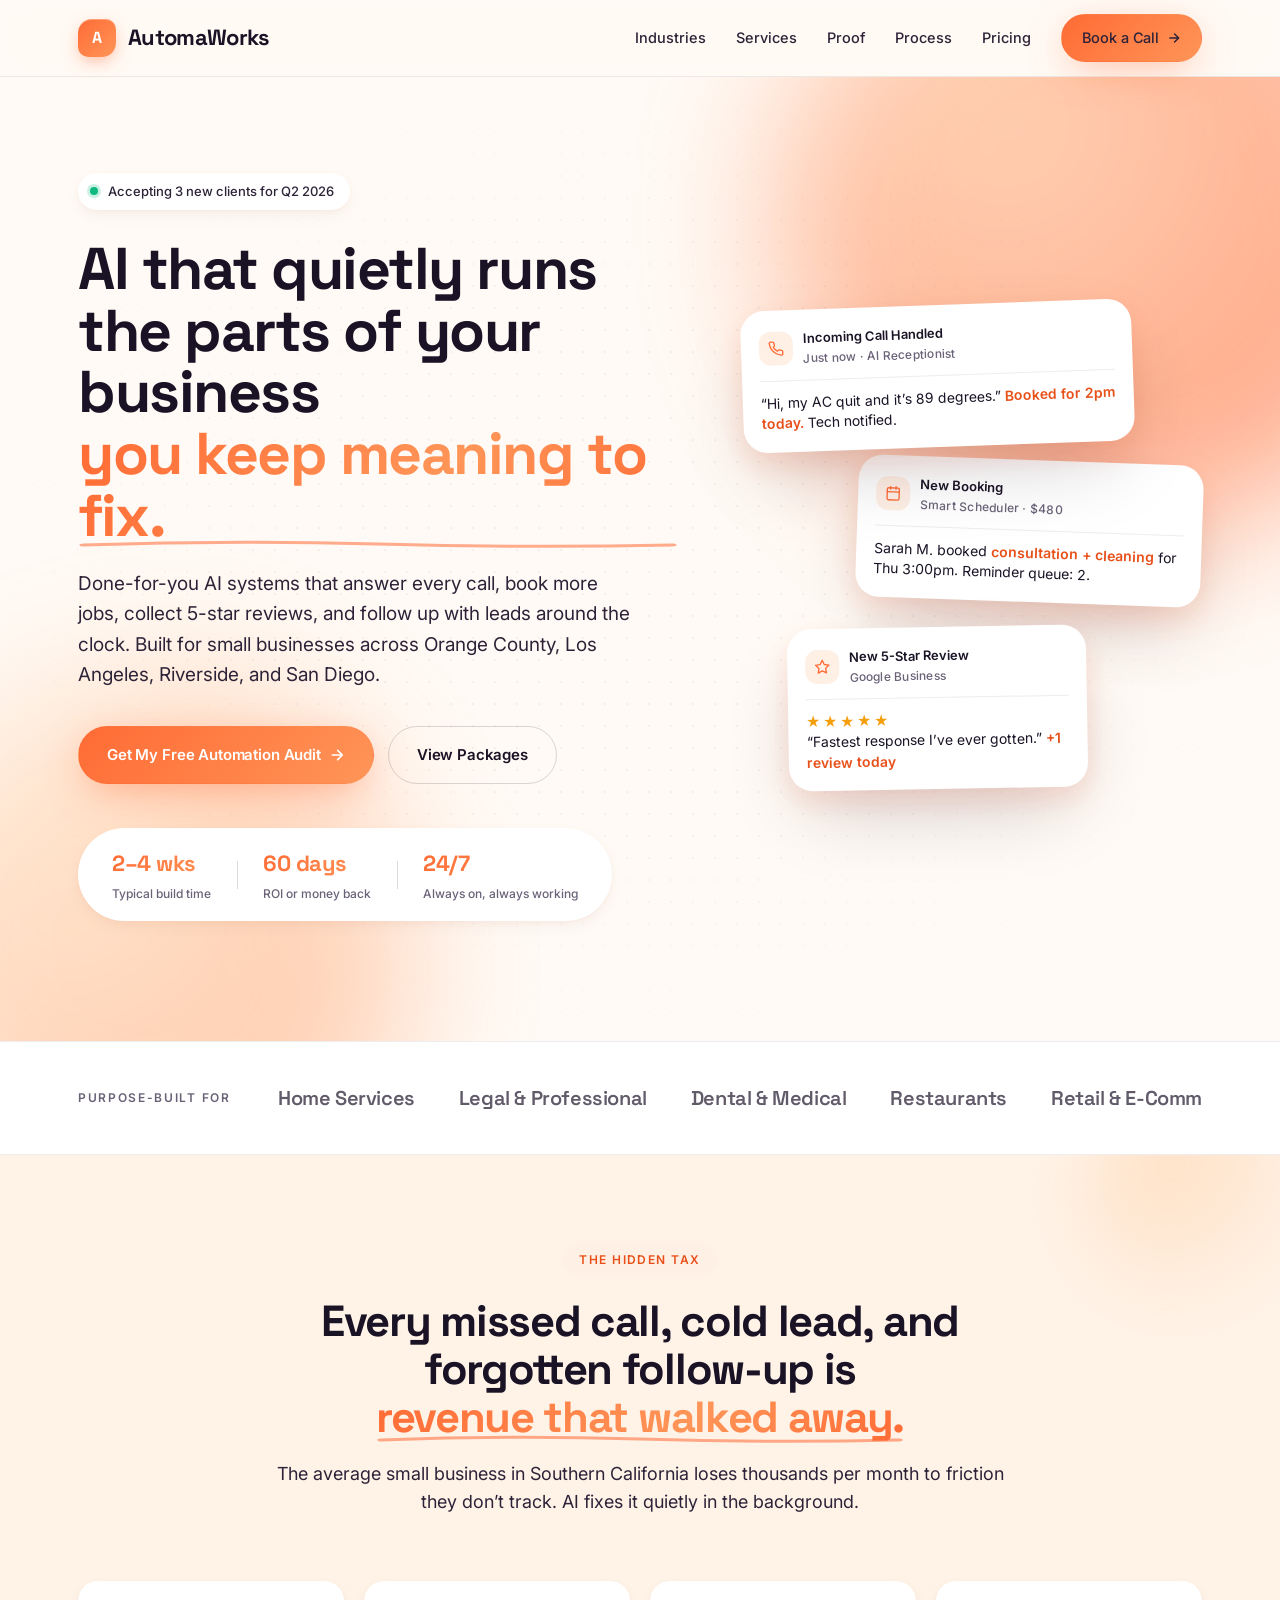
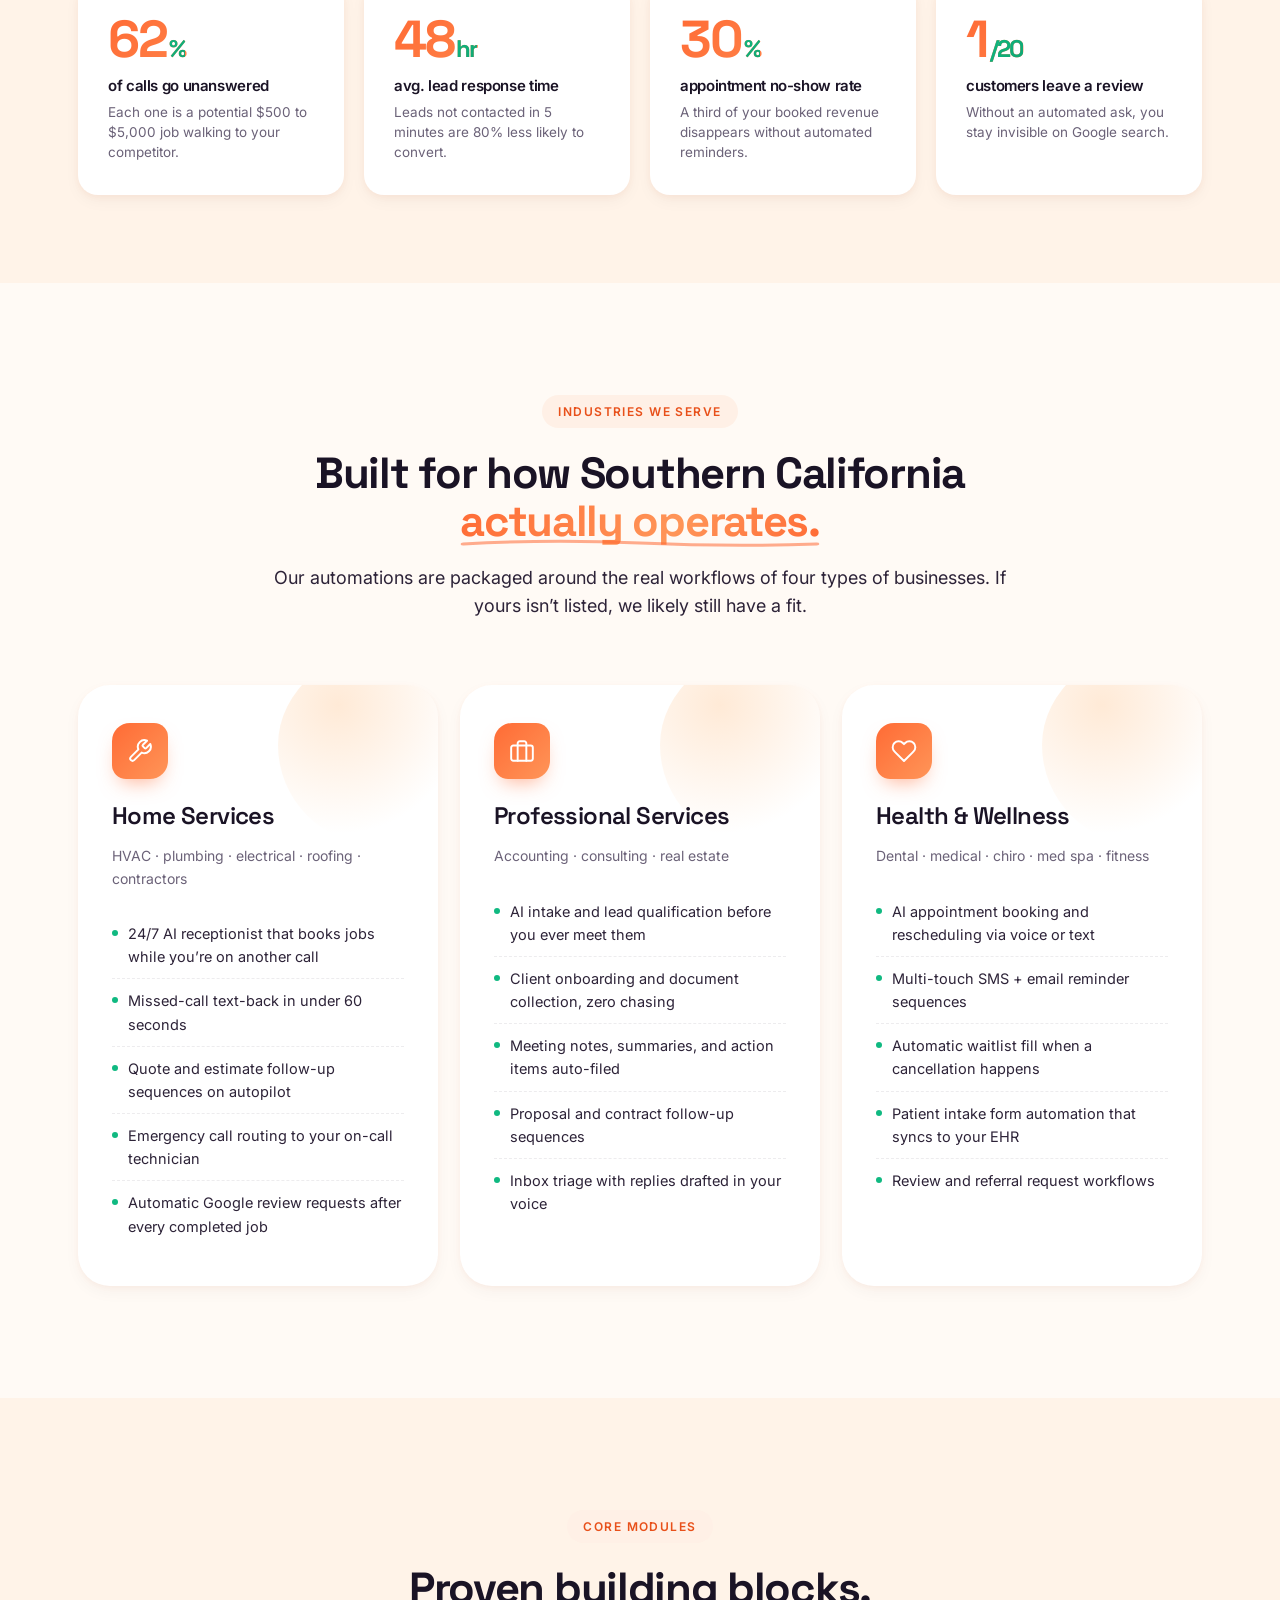
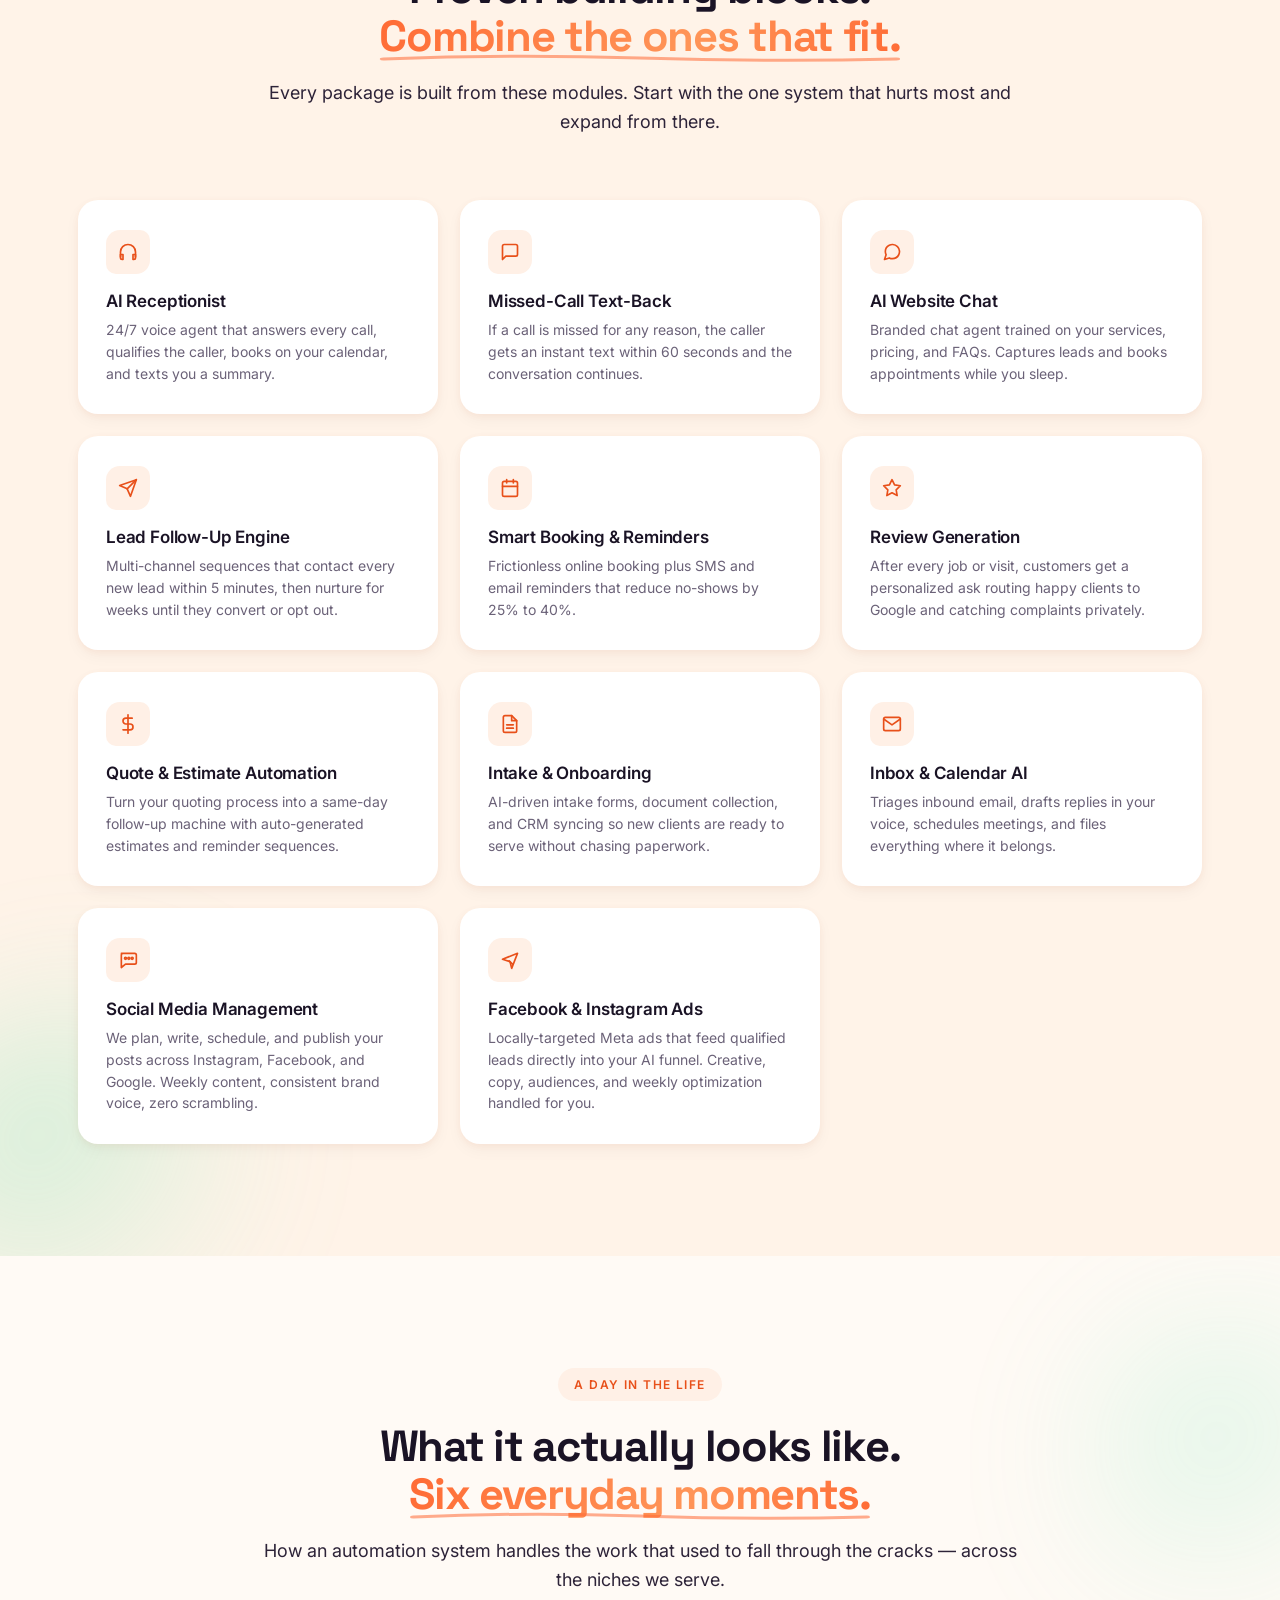
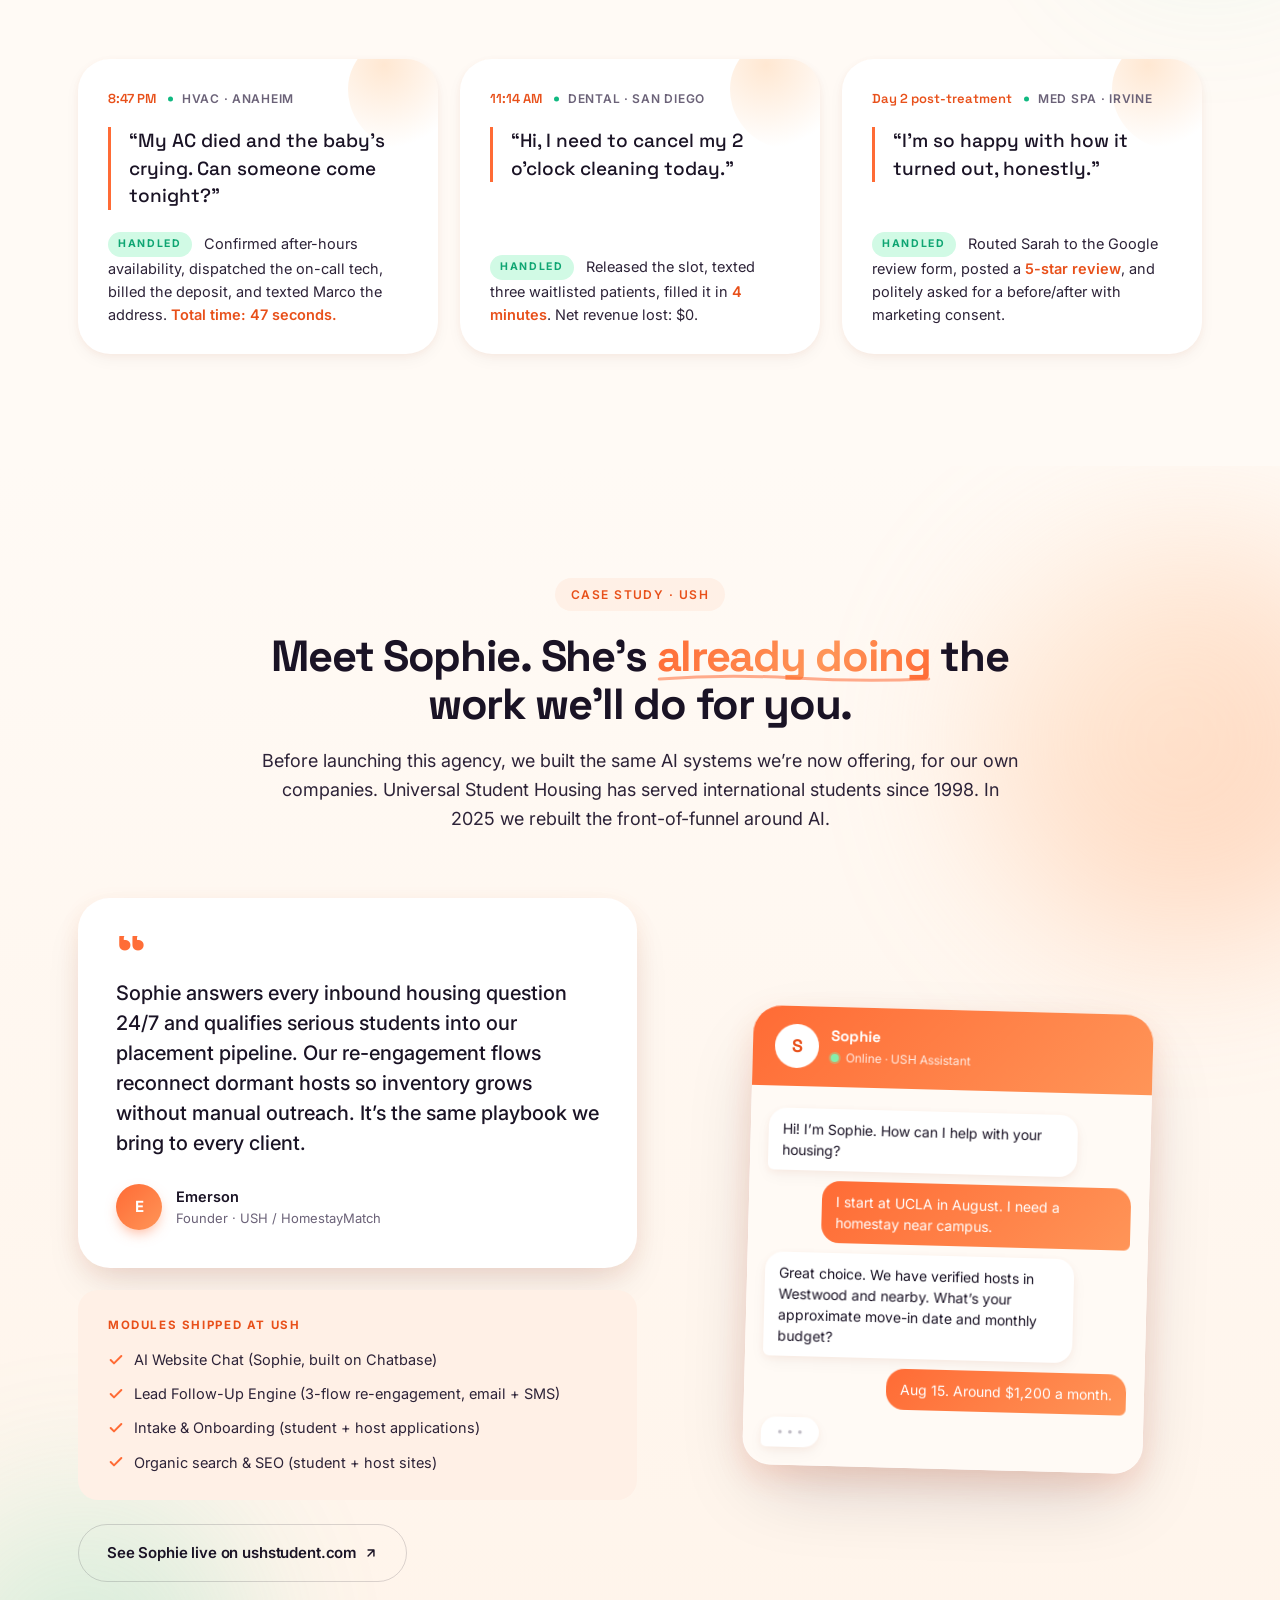
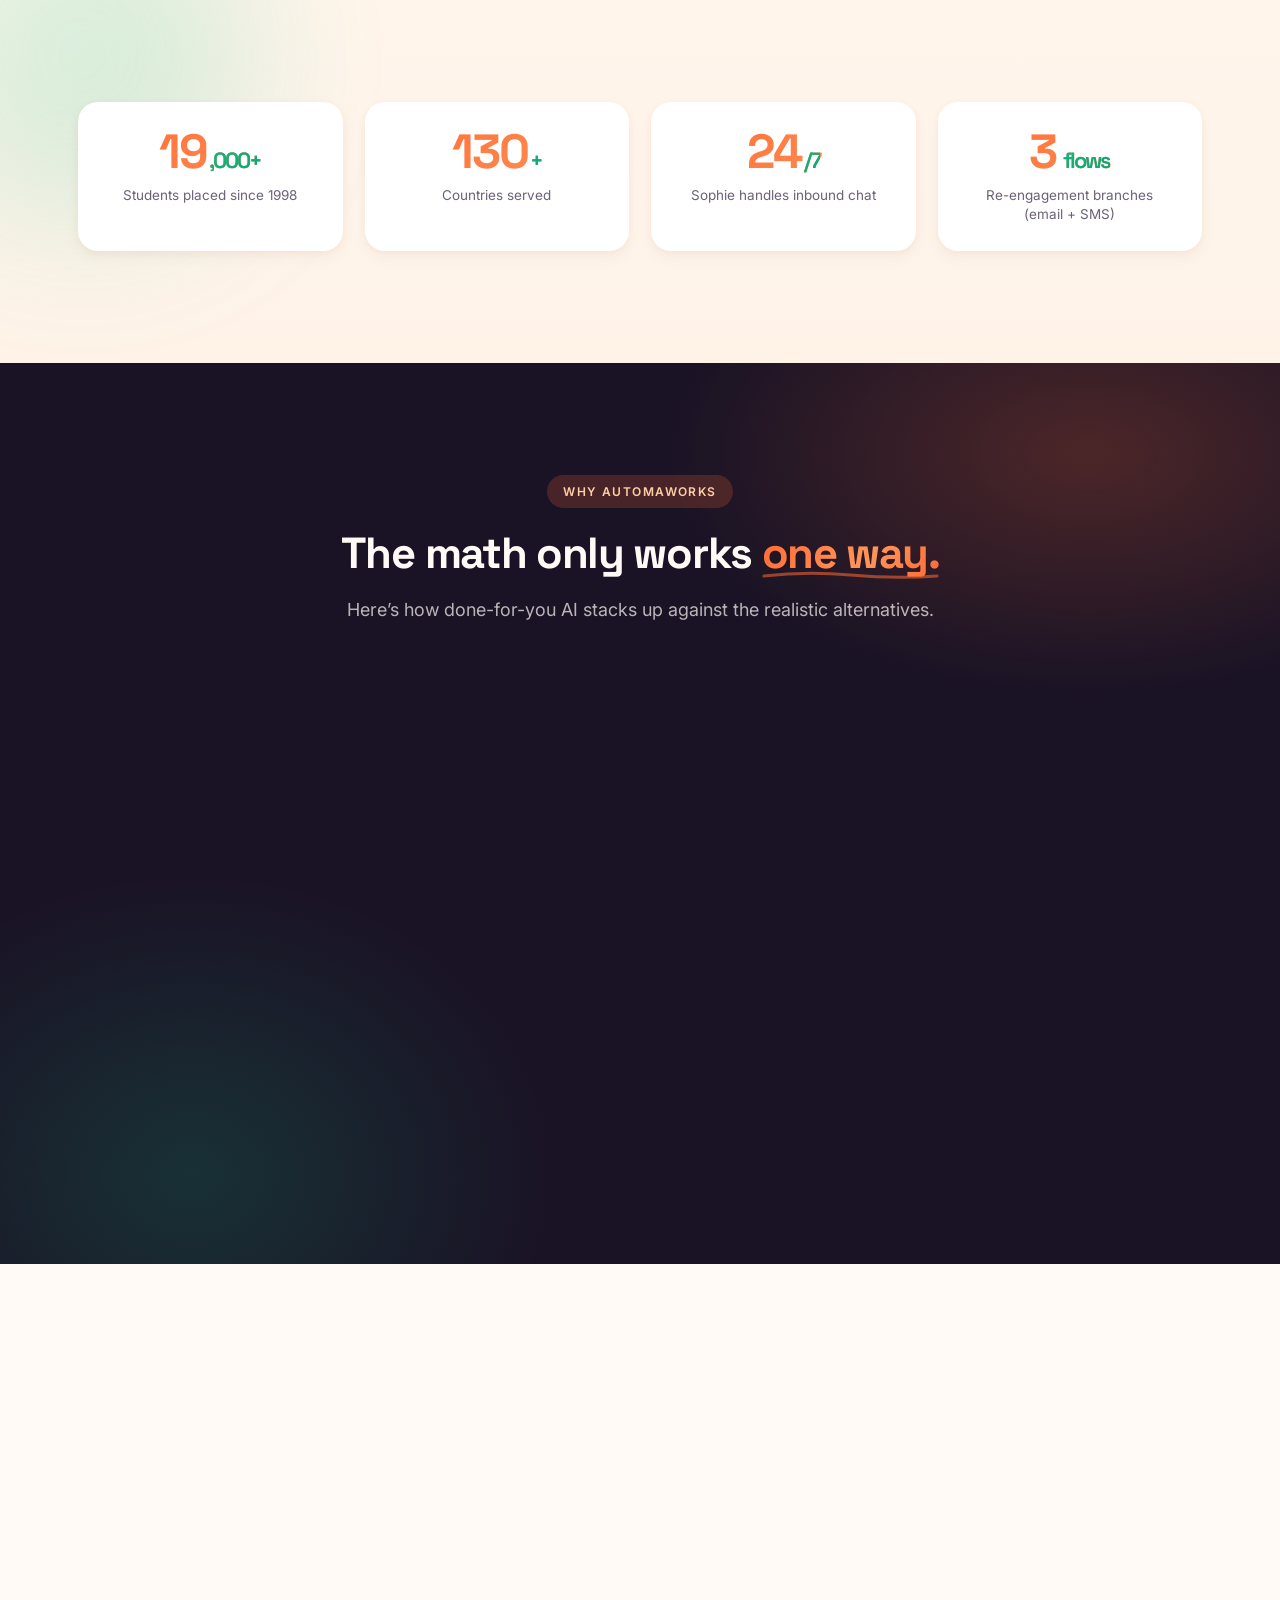
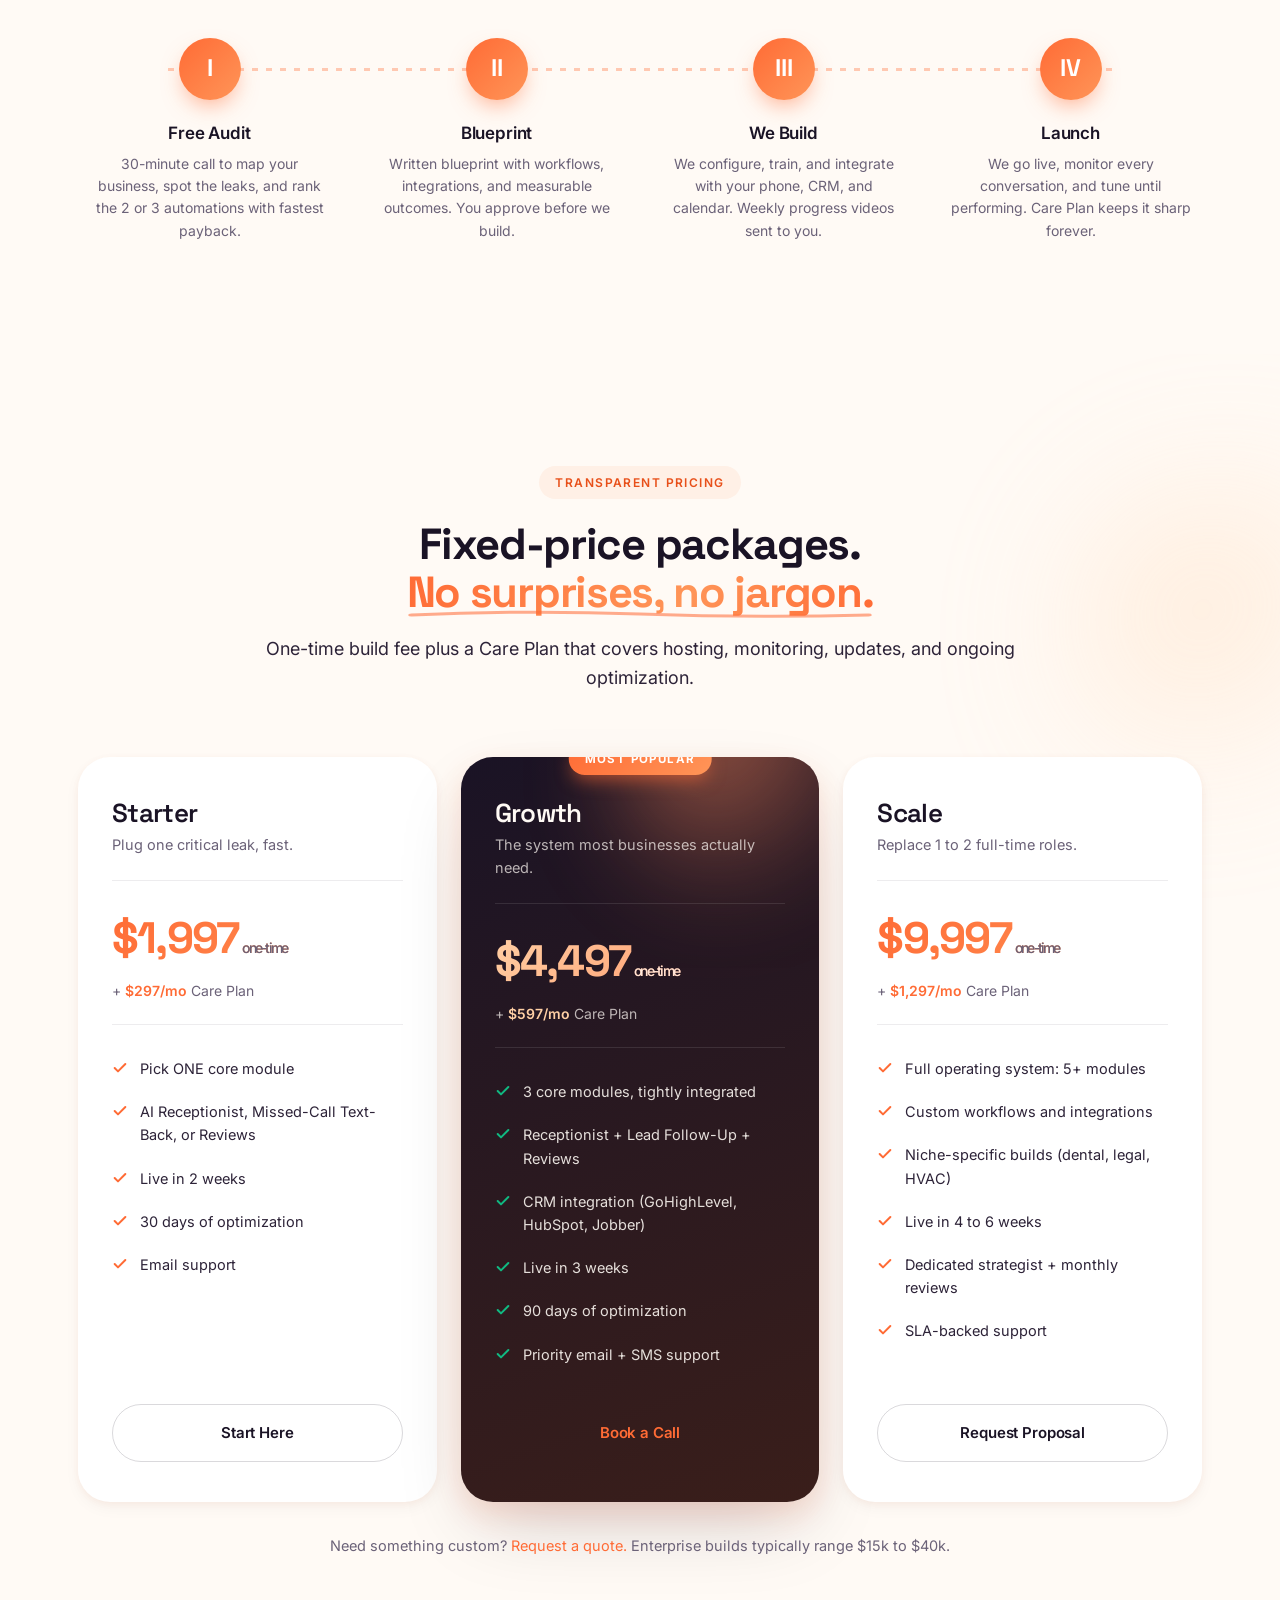
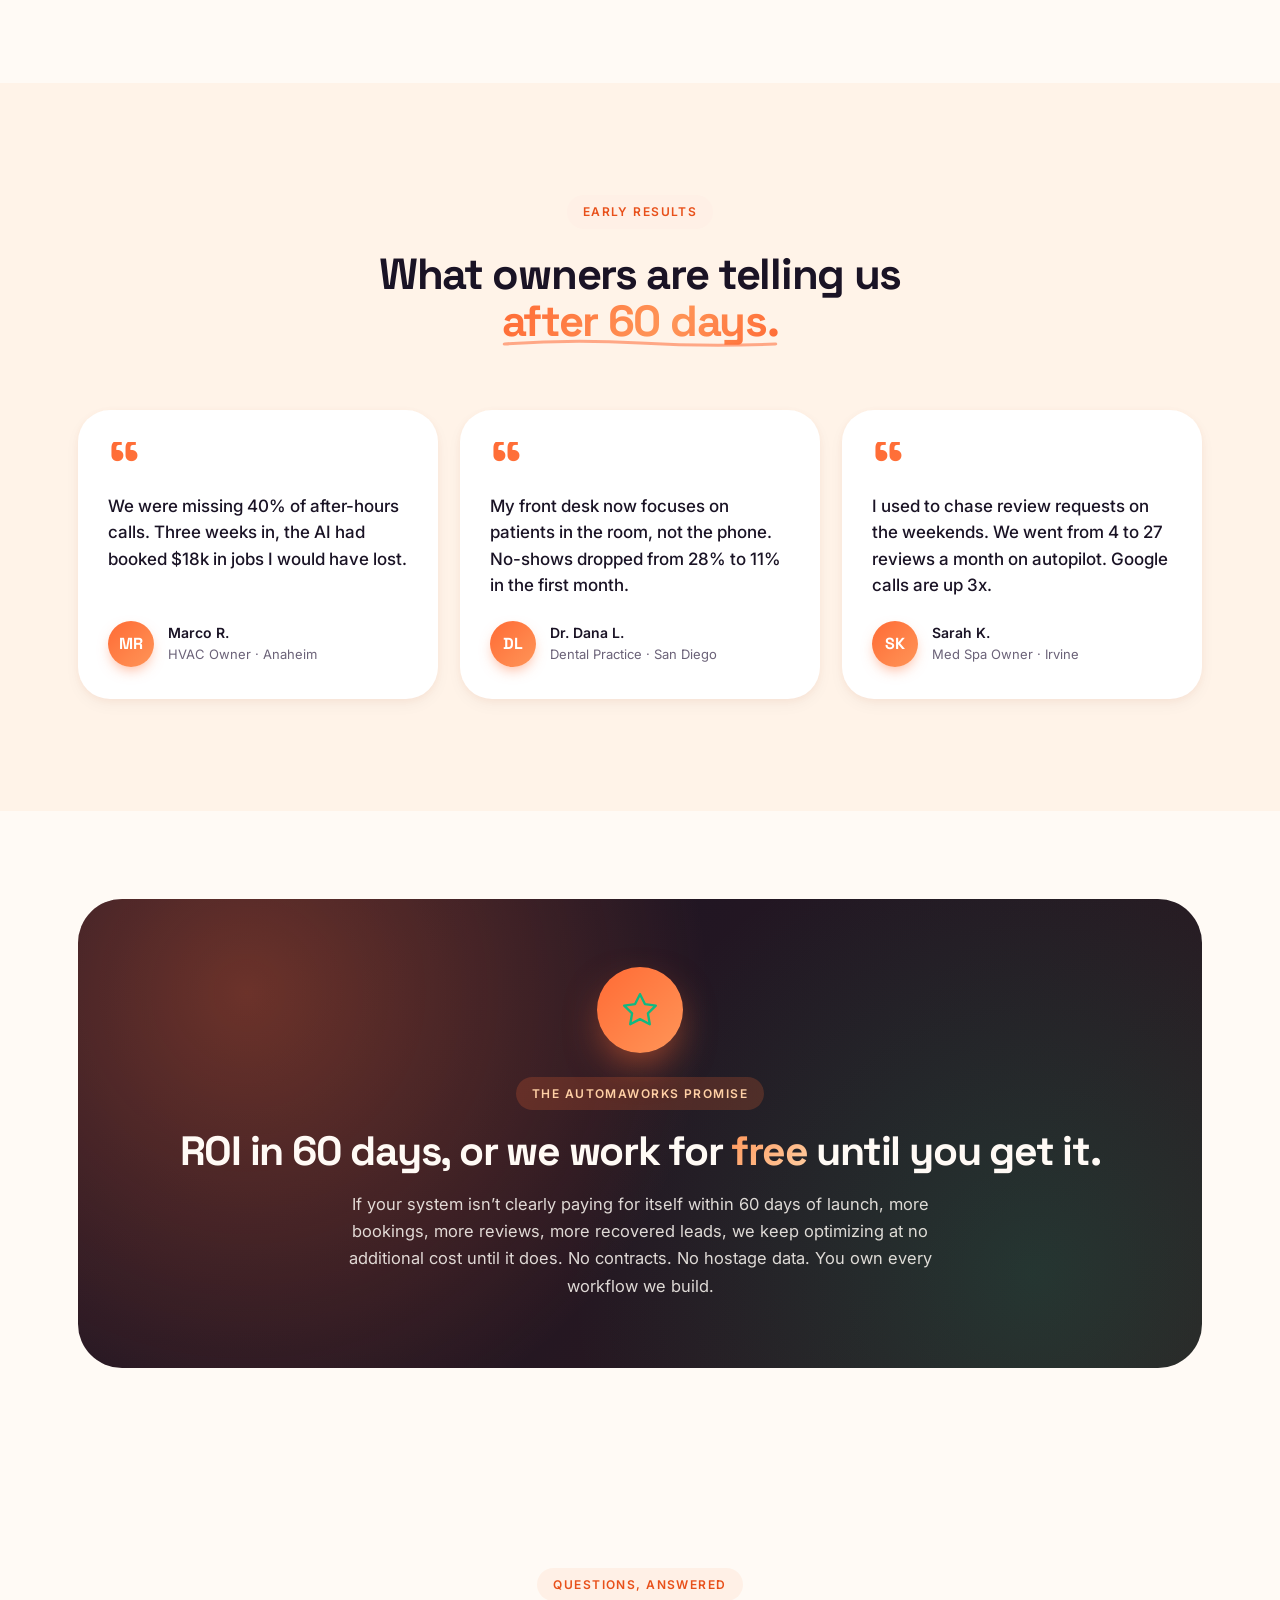
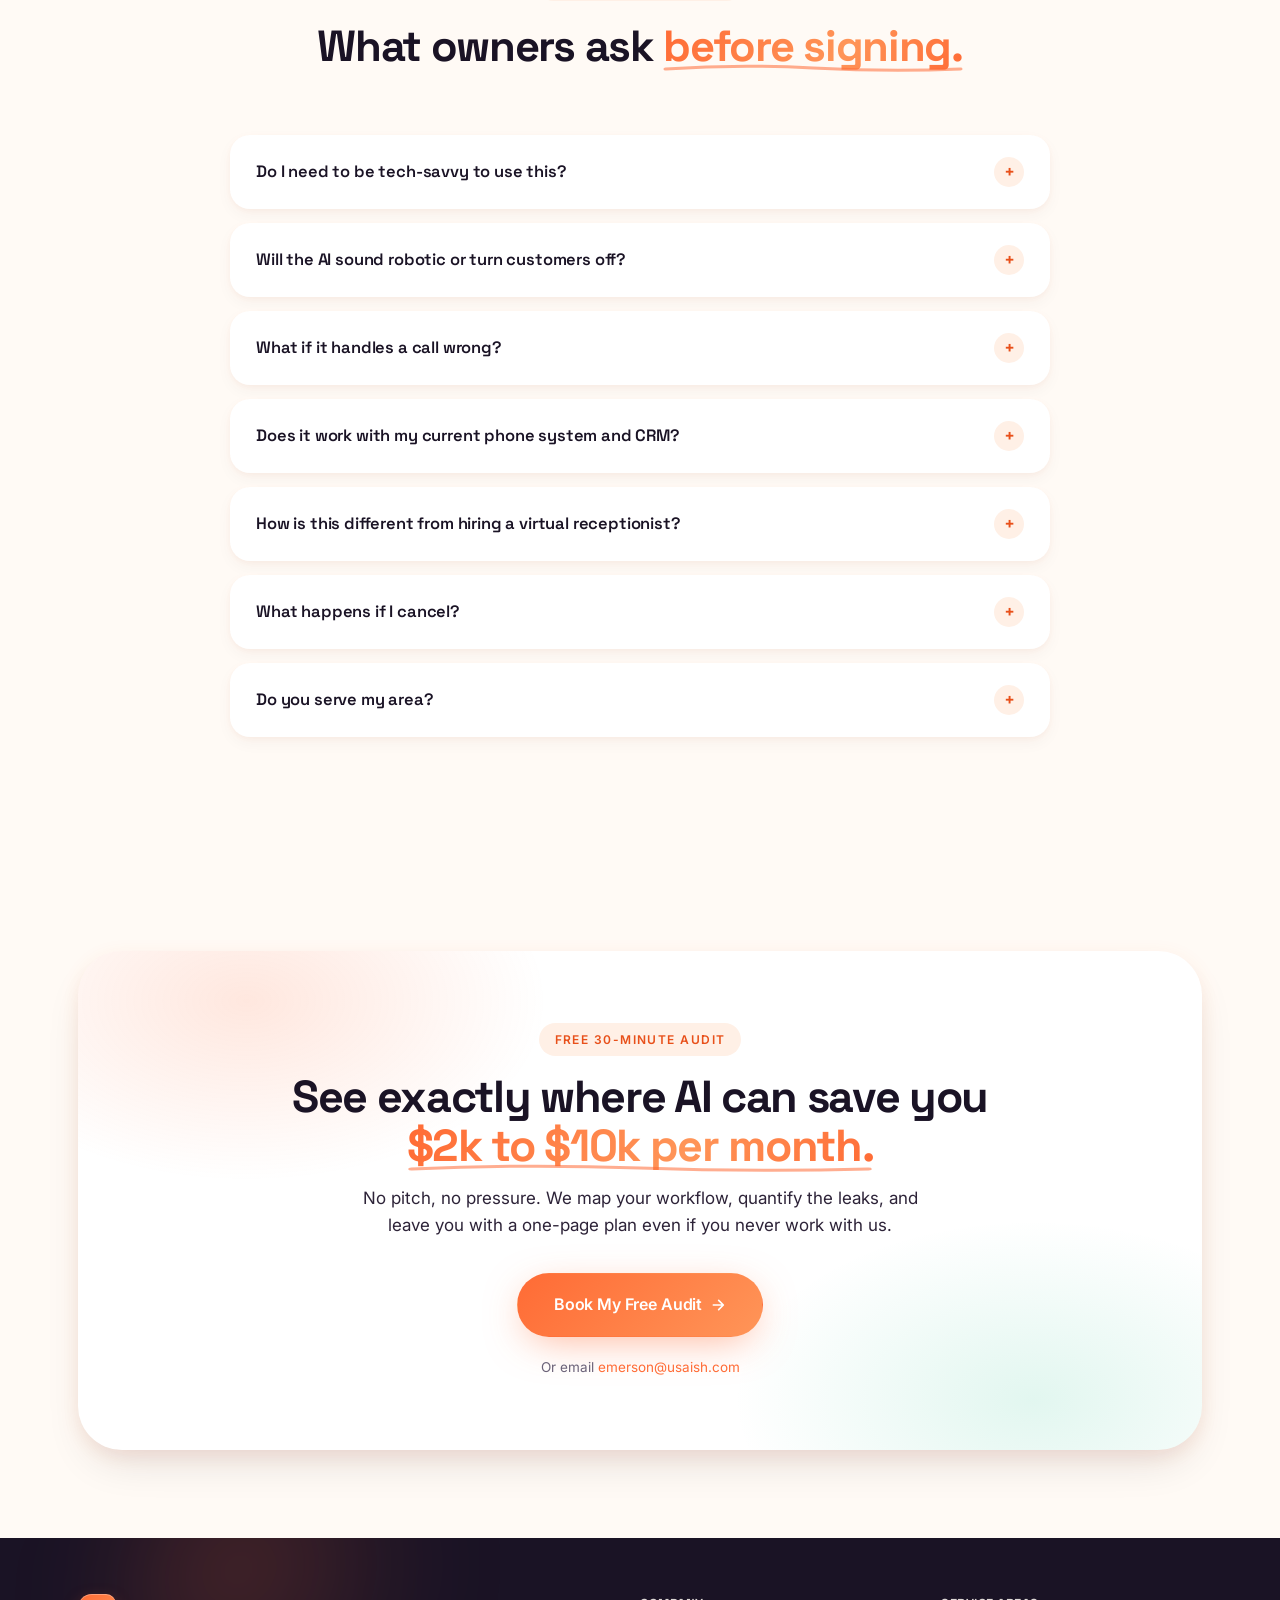
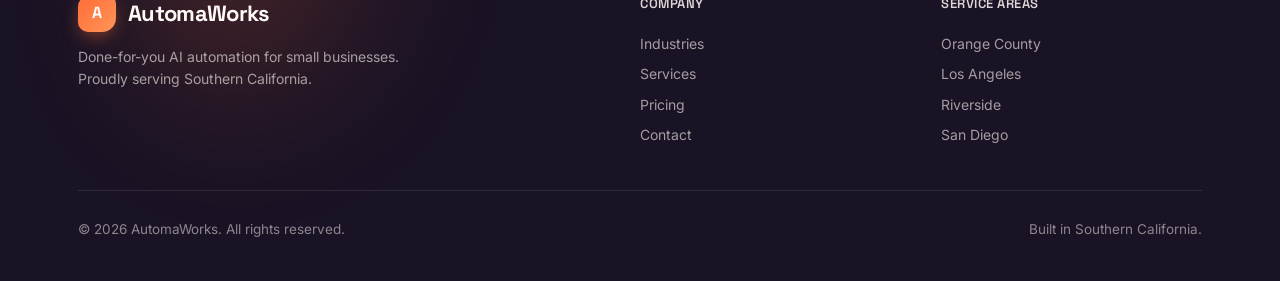
<file: index.html>
<!DOCTYPE html>
<html lang="en" class="no-js">
<head>
<meta charset="UTF-8">
<meta name="viewport" content="width=device-width, initial-scale=1.0">

<title>AI Automation for Small Business | Orange County, LA, San Diego | AutomaWorks</title>
<meta name="description" content="Done-for-you AI automation for small businesses across Southern California. Never miss a call, book more jobs, collect 5-star reviews. Free automation audit.">
<meta name="robots" content="index, follow">
<meta name="author" content="AutomaWorks">
<meta name="theme-color" content="#fffaf5">
<link rel="canonical" href="https://automaworks.ai/">

<meta property="og:type" content="website">
<meta property="og:title" content="AI Automation for Small Business | AutomaWorks">
<meta property="og:description" content="Done-for-you AI automation for small businesses across Southern California. Never miss a call, book more jobs, collect 5-star reviews. Free automation audit.">
<meta property="og:image" content="https://automaworks.ai/assets/img/og-image.jpg">
<meta property="og:image:width" content="1200">
<meta property="og:image:height" content="630">
<meta property="og:url" content="https://automaworks.ai/">
<meta property="og:site_name" content="AutomaWorks">
<meta name="twitter:card" content="summary_large_image">
<meta name="twitter:title" content="AI Automation for Small Business | AutomaWorks">
<meta name="twitter:description" content="Done-for-you AI automation for small businesses across Southern California. Never miss a call, book more jobs, collect 5-star reviews.">
<meta name="twitter:image" content="https://automaworks.ai/assets/img/og-image.jpg">

<link rel="icon" href="/assets/img/favicon.ico" sizes="any">
<link rel="icon" href="/assets/img/icon-192.png" type="image/png" sizes="192x192">
<link rel="apple-touch-icon" href="/assets/img/apple-touch-icon.png">
<link rel="manifest" href="/site.webmanifest">

<script>document.documentElement.classList.replace('no-js','js');</script>

<link rel="preconnect" href="https://fonts.googleapis.com">
<link rel="preconnect" href="https://fonts.gstatic.com" crossorigin>
<link href="https://fonts.googleapis.com/css2?family=Space+Grotesk:wght@400;500;600;700&family=Inter:wght@400;500;600;700&display=swap" rel="stylesheet">
<link rel="stylesheet" href="/assets/css/styles.css">

<script type="application/ld+json">
{
  "@context": "https://schema.org",
  "@type": "ProfessionalService",
  "name": "AutomaWorks",
  "description": "Done-for-you AI automation for small businesses in Southern California.",
  "url": "https://automaworks.ai/",
  "email": "emerson@usaish.com",
  "image": "https://automaworks.ai/assets/img/og-image.jpg",
  "priceRange": "$$",
  "areaServed": [
    {"@type": "AdministrativeArea", "name": "Orange County"},
    {"@type": "AdministrativeArea", "name": "Los Angeles"},
    {"@type": "AdministrativeArea", "name": "Riverside"},
    {"@type": "AdministrativeArea", "name": "San Diego"}
  ],
  "founder": {"@type": "Person", "name": "Emerson"},
  "sameAs": ["https://ushstudent.com"]
}
</script>

<script type="application/ld+json">
{
  "@context": "https://schema.org",
  "@type": "FAQPage",
  "mainEntity": [
    {"@type": "Question", "name": "Do I need to be tech-savvy to use this?", "acceptedAnswer": {"@type": "Answer", "text": "No. We handle the entire build. You get a short training video, a dashboard, and a human to call when you need us. Most clients never touch the back end."}},
    {"@type": "Question", "name": "Will the AI sound robotic or turn customers off?", "acceptedAnswer": {"@type": "Answer", "text": "Today's voice AI is nearly indistinguishable from a human for short, focused calls. We train the agent on your scripts, tone, and services so it sounds like your front desk, not a call center."}},
    {"@type": "Question", "name": "What if it handles a call wrong?", "acceptedAnswer": {"@type": "Answer", "text": "Every call is recorded, transcribed, and reviewed by us during your first 30 to 90 days. We flag anything off and retrain on the spot. You keep a one-click override to route to a human."}},
    {"@type": "Question", "name": "Does it work with my current phone system and CRM?", "acceptedAnswer": {"@type": "Answer", "text": "Almost certainly yes. We integrate with Jobber, Housecall Pro, ServiceTitan, GoHighLevel, HubSpot, Salesforce, Dentrix, Clio, OpenDental, Shopify, Square, Toast, and 2,000+ other tools via Zapier and Make."}},
    {"@type": "Question", "name": "How is this different from hiring a virtual receptionist?", "acceptedAnswer": {"@type": "Answer", "text": "A virtual receptionist costs $800 to $2,500 per month, takes breaks, and can't follow up on leads or process documents. Our AI answers every call 24/7, handles thousands of conversations simultaneously, and runs the rest of your back office at the same time."}},
    {"@type": "Question", "name": "What happens if I cancel?", "acceptedAnswer": {"@type": "Answer", "text": "Cancel the Care Plan any time with 30 days' notice. The automations you paid to build are yours. We hand over the accounts, workflows, and data. No hostages."}},
    {"@type": "Question", "name": "Do you serve my area?", "acceptedAnswer": {"@type": "Answer", "text": "Yes. We serve Orange County, Los Angeles, Riverside / Inland Empire, and San Diego in person. Remote clients nationwide welcome."}}
  ]
}
</script>

<script async src="https://www.googletagmanager.com/gtag/js?id=G-XXXXXXXXXX"></script>
<script>
  window.dataLayer = window.dataLayer || [];
  function gtag(){dataLayer.push(arguments);}
  gtag('js', new Date());
  gtag('config', 'G-XXXXXXXXXX');
</script>
</head>
<body>

<a class="skip-link" href="#main">Skip to main content</a>

<nav class="nav" aria-label="Primary">
  <div class="container nav-inner">
    <a href="#" class="logo" aria-label="AutomaWorks home">
      <span class="logo-mark" aria-hidden="true">A</span>
      <span>AutomaWorks</span>
    </a>
    <div class="nav-links">
      <a href="#niches">Industries</a>
      <a href="#services">Services</a>
      <a href="#proof">Proof</a>
      <a href="#how">Process</a>
      <a href="#pricing">Pricing</a>
      <a href="https://calendly.com/emerson-automaworks/30min" class="btn btn-primary btn-sm" data-cta="nav_book_call" target="_blank" rel="noopener">
        Book a Call
        <svg class="arr" width="14" height="14" viewBox="0 0 24 24" fill="none" stroke="currentColor" stroke-width="2.5" stroke-linecap="round" stroke-linejoin="round" aria-hidden="true" focusable="false"><path d="M5 12h14M13 5l7 7-7 7"/></svg>
      </a>
    </div>
  </div>
</nav>

<main id="main">

<header class="hero">
  <div class="hero-bg" aria-hidden="true"></div>
  <div class="hero-grid" aria-hidden="true"></div>
  <div class="container">
    <div class="hero-inner">
      <div class="hero-copy">
        <div class="hero-badge">
          <span class="dot" aria-hidden="true"></span>
          <span>Accepting 3 new clients for Q2 2026</span>
        </div>
        <h1>AI that quietly runs the parts of your business <em>you keep meaning to fix.</em></h1>
        <p class="lead">Done-for-you AI systems that answer every call, book more jobs, collect 5-star reviews, and follow up with leads around the clock. Built for small businesses across Orange County, Los Angeles, Riverside, and San Diego.</p>
        <div class="hero-cta">
          <a href="https://calendly.com/emerson-automaworks/30min" class="btn btn-primary" data-cta="hero_audit" target="_blank" rel="noopener">
            Get My Free Automation Audit
            <svg class="arr" width="16" height="16" viewBox="0 0 24 24" fill="none" stroke="currentColor" stroke-width="2.5" stroke-linecap="round" stroke-linejoin="round" aria-hidden="true" focusable="false"><path d="M5 12h14M13 5l7 7-7 7"/></svg>
          </a>
          <a href="#pricing" class="btn btn-ghost" data-cta="hero_view_packages">View Packages</a>
        </div>
        <div class="hero-meta">
          <div class="item">
            <div class="num">2&ndash;4 wks</div>
            <div class="label">Typical build time</div>
          </div>
          <div class="item">
            <div class="num">60 days</div>
            <div class="label">ROI or money back</div>
          </div>
          <div class="item">
            <div class="num">24/7</div>
            <div class="label">Always on, always working</div>
          </div>
        </div>
      </div>

      <div class="hero-visual" aria-hidden="true">
        <div class="hero-card call">
          <div class="card-head">
            <div class="ic">
              <svg width="16" height="16" viewBox="0 0 24 24" fill="none" stroke="currentColor" stroke-width="2" stroke-linecap="round" stroke-linejoin="round"><path d="M22 16.92v3a2 2 0 0 1-2.18 2 19.79 19.79 0 0 1-8.63-3.07 19.5 19.5 0 0 1-6-6 19.79 19.79 0 0 1-3.07-8.67A2 2 0 0 1 4.11 2h3a2 2 0 0 1 2 1.72 12.84 12.84 0 0 0 .7 2.81 2 2 0 0 1-.45 2.11L8.09 9.91a16 16 0 0 0 6 6l1.27-1.27a2 2 0 0 1 2.11-.45 12.84 12.84 0 0 0 2.81.7A2 2 0 0 1 22 16.92z"/></svg>
            </div>
            <div>
              <div class="card-title">Incoming Call Handled</div>
              <div class="tt">Just now &middot; AI Receptionist</div>
            </div>
          </div>
          <div class="card-body">
            &ldquo;Hi, my AC quit and it&rsquo;s 89 degrees.&rdquo; <strong>Booked for 2pm today.</strong> Tech notified.
          </div>
        </div>

        <div class="hero-card booking">
          <div class="card-head">
            <div class="ic">
              <svg width="16" height="16" viewBox="0 0 24 24" fill="none" stroke="currentColor" stroke-width="2" stroke-linecap="round" stroke-linejoin="round"><rect x="3" y="4" width="18" height="18" rx="2" ry="2"/><line x1="16" y1="2" x2="16" y2="6"/><line x1="8" y1="2" x2="8" y2="6"/><line x1="3" y1="10" x2="21" y2="10"/></svg>
            </div>
            <div>
              <div class="card-title">New Booking</div>
              <div class="tt">Smart Scheduler &middot; $480</div>
            </div>
          </div>
          <div class="card-body">
            Sarah M. booked <strong>consultation + cleaning</strong> for Thu 3:00pm. Reminder queue: 2.
          </div>
        </div>

        <div class="hero-card review">
          <div class="card-head">
            <div class="ic">
              <svg width="16" height="16" viewBox="0 0 24 24" fill="none" stroke="currentColor" stroke-width="2" stroke-linecap="round" stroke-linejoin="round"><polygon points="12 2 15.09 8.26 22 9.27 17 14.14 18.18 21.02 12 17.77 5.82 21.02 7 14.14 2 9.27 8.91 8.26 12 2"/></svg>
            </div>
            <div>
              <div class="card-title">New 5-Star Review</div>
              <div class="tt">Google Business</div>
            </div>
          </div>
          <div class="card-body">
            <div class="stars">&#9733;&#9733;&#9733;&#9733;&#9733;</div>
            &ldquo;Fastest response I&rsquo;ve ever gotten.&rdquo; <strong>+1 review today</strong>
          </div>
        </div>
      </div>
    </div>
  </div>
</header>

<section class="trust-bar" aria-label="Industries served">
  <div class="container">
    <div class="trust-inner">
      <div class="trust-label">Purpose-built for</div>
      <div class="trust-logos">
        <span>Home Services</span>
        <span>Legal &amp; Professional</span>
        <span>Dental &amp; Medical</span>
        <span>Restaurants</span>
        <span>Retail &amp; E-Comm</span>
      </div>
    </div>
  </div>
</section>

<section class="stats-section tight" aria-labelledby="stats-h">
  <div class="container">
    <div class="section-head reveal">
      <div class="eyebrow">The Hidden Tax</div>
      <h2 id="stats-h">Every missed call, cold lead, and forgotten follow-up is <em>revenue that walked away.</em></h2>
      <p>The average small business in Southern California loses thousands per month to friction they don&rsquo;t track. AI fixes it quietly in the background.</p>
    </div>
    <div class="stat-grid reveal">
      <div class="stat">
        <div class="big">62<small>%</small></div>
        <h3>of calls go unanswered</h3>
        <p>Each one is a potential $500 to $5,000 job walking to your competitor.</p>
      </div>
      <div class="stat">
        <div class="big">48<small>hr</small></div>
        <h3>avg. lead response time</h3>
        <p>Leads not contacted in 5 minutes are 80% less likely to convert.</p>
      </div>
      <div class="stat">
        <div class="big">30<small>%</small></div>
        <h3>appointment no-show rate</h3>
        <p>A third of your booked revenue disappears without automated reminders.</p>
      </div>
      <div class="stat">
        <div class="big">1<small>/20</small></div>
        <h3>customers leave a review</h3>
        <p>Without an automated ask, you stay invisible on Google search.</p>
      </div>
    </div>
  </div>
</section>

<section id="niches" aria-labelledby="niches-h">
  <div class="container">
    <div class="section-head reveal">
      <div class="eyebrow">Industries We Serve</div>
      <h2 id="niches-h">Built for how Southern California <em>actually operates.</em></h2>
      <p>Our automations are packaged around the real workflows of four types of businesses. If yours isn&rsquo;t listed, we likely still have a fit.</p>
    </div>
    <div class="niche-grid">
      <article class="niche reveal">
        <div class="niche-icon" aria-hidden="true">
          <svg width="26" height="26" viewBox="0 0 24 24" fill="none" stroke="currentColor" stroke-width="1.8" stroke-linecap="round" stroke-linejoin="round"><path d="M14.7 6.3a1 1 0 0 0 0 1.4l1.6 1.6a1 1 0 0 0 1.4 0l3.77-3.77a6 6 0 0 1-7.94 7.94l-6.91 6.91a2.12 2.12 0 0 1-3-3l6.91-6.91a6 6 0 0 1 7.94-7.94l-3.76 3.76z"/></svg>
        </div>
        <h3>Home Services</h3>
        <p class="tag">HVAC &middot; plumbing &middot; electrical &middot; roofing &middot; contractors</p>
        <ul>
          <li>24/7 AI receptionist that books jobs while you&rsquo;re on another call</li>
          <li>Missed-call text-back in under 60 seconds</li>
          <li>Quote and estimate follow-up sequences on autopilot</li>
          <li>Emergency call routing to your on-call technician</li>
          <li>Automatic Google review requests after every completed job</li>
        </ul>
      </article>
      <article class="niche reveal">
        <div class="niche-icon" aria-hidden="true">
          <svg width="26" height="26" viewBox="0 0 24 24" fill="none" stroke="currentColor" stroke-width="1.8" stroke-linecap="round" stroke-linejoin="round"><rect x="2" y="7" width="20" height="14" rx="2" ry="2"/><path d="M16 21V5a2 2 0 0 0-2-2h-4a2 2 0 0 0-2 2v16"/></svg>
        </div>
        <h3>Professional Services</h3>
        <p class="tag">Accounting &middot; consulting &middot; real estate</p>
        <ul>
          <li>AI intake and lead qualification before you ever meet them</li>
          <li>Client onboarding and document collection, zero chasing</li>
          <li>Meeting notes, summaries, and action items auto-filed</li>
          <li>Proposal and contract follow-up sequences</li>
          <li>Inbox triage with replies drafted in your voice</li>
        </ul>
      </article>
      <article class="niche reveal">
        <div class="niche-icon" aria-hidden="true">
          <svg width="26" height="26" viewBox="0 0 24 24" fill="none" stroke="currentColor" stroke-width="1.8" stroke-linecap="round" stroke-linejoin="round"><path d="M20.84 4.61a5.5 5.5 0 0 0-7.78 0L12 5.67l-1.06-1.06a5.5 5.5 0 0 0-7.78 7.78l1.06 1.06L12 21.23l7.78-7.78 1.06-1.06a5.5 5.5 0 0 0 0-7.78z"/></svg>
        </div>
        <h3>Health &amp; Wellness</h3>
        <p class="tag">Dental &middot; medical &middot; chiro &middot; med spa &middot; fitness</p>
        <ul>
          <li>AI appointment booking and rescheduling via voice or text</li>
          <li>Multi-touch SMS + email reminder sequences</li>
          <li>Automatic waitlist fill when a cancellation happens</li>
          <li>Patient intake form automation that syncs to your EHR</li>
          <li>Review and referral request workflows</li>
        </ul>
      </article>
    </div>
  </div>
</section>

<section id="services" class="services-section" aria-labelledby="services-h">
  <div class="container">
    <div class="section-head reveal">
      <div class="eyebrow">Core Modules</div>
      <h2 id="services-h">Proven building blocks. <em>Combine the ones that fit.</em></h2>
      <p>Every package is built from these modules. Start with the one system that hurts most and expand from there.</p>
    </div>
    <div class="svc-grid">
      <article class="svc reveal">
        <div class="svc-icon" aria-hidden="true"><svg width="20" height="20" viewBox="0 0 24 24" fill="none" stroke="currentColor" stroke-width="2" stroke-linecap="round" stroke-linejoin="round"><path d="M3 18v-6a9 9 0 0 1 18 0v6"/><path d="M21 19a2 2 0 0 1-2 2h-1v-6h3zM3 19a2 2 0 0 0 2 2h1v-6H3z"/></svg></div>
        <h4>AI Receptionist</h4>
        <p>24/7 voice agent that answers every call, qualifies the caller, books on your calendar, and texts you a summary.</p>
      </article>
      <article class="svc reveal">
        <div class="svc-icon" aria-hidden="true"><svg width="20" height="20" viewBox="0 0 24 24" fill="none" stroke="currentColor" stroke-width="2" stroke-linecap="round" stroke-linejoin="round"><path d="M21 15a2 2 0 0 1-2 2H7l-4 4V5a2 2 0 0 1 2-2h14a2 2 0 0 1 2 2z"/></svg></div>
        <h4>Missed-Call Text-Back</h4>
        <p>If a call is missed for any reason, the caller gets an instant text within 60 seconds and the conversation continues.</p>
      </article>
      <article class="svc reveal">
        <div class="svc-icon" aria-hidden="true"><svg width="20" height="20" viewBox="0 0 24 24" fill="none" stroke="currentColor" stroke-width="2" stroke-linecap="round" stroke-linejoin="round"><path d="M21 11.5a8.38 8.38 0 0 1-.9 3.8 8.5 8.5 0 0 1-7.6 4.7 8.38 8.38 0 0 1-3.8-.9L3 21l1.9-5.7a8.38 8.38 0 0 1-.9-3.8 8.5 8.5 0 0 1 4.7-7.6 8.38 8.38 0 0 1 3.8-.9h.5a8.48 8.48 0 0 1 8 8v.5z"/></svg></div>
        <h4>AI Website Chat</h4>
        <p>Branded chat agent trained on your services, pricing, and FAQs. Captures leads and books appointments while you sleep.</p>
      </article>
      <article class="svc reveal">
        <div class="svc-icon" aria-hidden="true"><svg width="20" height="20" viewBox="0 0 24 24" fill="none" stroke="currentColor" stroke-width="2" stroke-linecap="round" stroke-linejoin="round"><line x1="22" y1="2" x2="11" y2="13"/><polygon points="22 2 15 22 11 13 2 9 22 2"/></svg></div>
        <h4>Lead Follow-Up Engine</h4>
        <p>Multi-channel sequences that contact every new lead within 5 minutes, then nurture for weeks until they convert or opt out.</p>
      </article>
      <article class="svc reveal">
        <div class="svc-icon" aria-hidden="true"><svg width="20" height="20" viewBox="0 0 24 24" fill="none" stroke="currentColor" stroke-width="2" stroke-linecap="round" stroke-linejoin="round"><rect x="3" y="4" width="18" height="18" rx="2" ry="2"/><line x1="16" y1="2" x2="16" y2="6"/><line x1="8" y1="2" x2="8" y2="6"/><line x1="3" y1="10" x2="21" y2="10"/></svg></div>
        <h4>Smart Booking &amp; Reminders</h4>
        <p>Frictionless online booking plus SMS and email reminders that reduce no-shows by 25% to 40%.</p>
      </article>
      <article class="svc reveal">
        <div class="svc-icon" aria-hidden="true"><svg width="20" height="20" viewBox="0 0 24 24" fill="none" stroke="currentColor" stroke-width="2" stroke-linecap="round" stroke-linejoin="round"><polygon points="12 2 15.09 8.26 22 9.27 17 14.14 18.18 21.02 12 17.77 5.82 21.02 7 14.14 2 9.27 8.91 8.26 12 2"/></svg></div>
        <h4>Review Generation</h4>
        <p>After every job or visit, customers get a personalized ask routing happy clients to Google and catching complaints privately.</p>
      </article>
      <article class="svc reveal">
        <div class="svc-icon" aria-hidden="true"><svg width="20" height="20" viewBox="0 0 24 24" fill="none" stroke="currentColor" stroke-width="2" stroke-linecap="round" stroke-linejoin="round"><line x1="12" y1="1" x2="12" y2="23"/><path d="M17 5H9.5a3.5 3.5 0 0 0 0 7h5a3.5 3.5 0 0 1 0 7H6"/></svg></div>
        <h4>Quote &amp; Estimate Automation</h4>
        <p>Turn your quoting process into a same-day follow-up machine with auto-generated estimates and reminder sequences.</p>
      </article>
      <article class="svc reveal">
        <div class="svc-icon" aria-hidden="true"><svg width="20" height="20" viewBox="0 0 24 24" fill="none" stroke="currentColor" stroke-width="2" stroke-linecap="round" stroke-linejoin="round"><path d="M14 2H6a2 2 0 0 0-2 2v16a2 2 0 0 0 2 2h12a2 2 0 0 0 2-2V8z"/><polyline points="14 2 14 8 20 8"/><line x1="16" y1="13" x2="8" y2="13"/><line x1="16" y1="17" x2="8" y2="17"/></svg></div>
        <h4>Intake &amp; Onboarding</h4>
        <p>AI-driven intake forms, document collection, and CRM syncing so new clients are ready to serve without chasing paperwork.</p>
      </article>
      <article class="svc reveal">
        <div class="svc-icon" aria-hidden="true"><svg width="20" height="20" viewBox="0 0 24 24" fill="none" stroke="currentColor" stroke-width="2" stroke-linecap="round" stroke-linejoin="round"><path d="M4 4h16c1.1 0 2 .9 2 2v12c0 1.1-.9 2-2 2H4c-1.1 0-2-.9-2-2V6c0-1.1.9-2 2-2z"/><polyline points="22,6 12,13 2,6"/></svg></div>
        <h4>Inbox &amp; Calendar AI</h4>
        <p>Triages inbound email, drafts replies in your voice, schedules meetings, and files everything where it belongs.</p>
      </article>
      <article class="svc reveal">
        <div class="svc-icon" aria-hidden="true"><svg width="20" height="20" viewBox="0 0 24 24" fill="none" stroke="currentColor" stroke-width="2" stroke-linecap="round" stroke-linejoin="round"><path d="M4 4h16c1.1 0 2 .9 2 2v9a2 2 0 0 1-2 2H9l-5 4V6c0-1.1.9-2 2-2z"/><circle cx="9" cy="10" r="1.2"/><circle cx="13" cy="10" r="1.2"/><circle cx="17" cy="10" r="1.2"/></svg></div>
        <h4>Social Media Management</h4>
        <p>We plan, write, schedule, and publish your posts across Instagram, Facebook, and Google. Weekly content, consistent brand voice, zero scrambling.</p>
      </article>
      <article class="svc reveal">
        <div class="svc-icon" aria-hidden="true"><svg width="20" height="20" viewBox="0 0 24 24" fill="none" stroke="currentColor" stroke-width="2" stroke-linecap="round" stroke-linejoin="round"><path d="M3 11l18-7-7 18-2-8z"/><path d="M11 13l4 4"/></svg></div>
        <h4>Facebook &amp; Instagram Ads</h4>
        <p>Locally-targeted Meta ads that feed qualified leads directly into your AI funnel. Creative, copy, audiences, and weekly optimization handled for you.</p>
      </article>
    </div>
  </div>
</section>

<section id="moments" class="moments-section" aria-labelledby="moments-h">
  <div class="container">
    <div class="section-head reveal">
      <div class="eyebrow">A Day in the Life</div>
      <h2 id="moments-h">What it actually looks like. <em>Six everyday moments.</em></h2>
      <p>How an automation system handles the work that used to fall through the cracks &mdash; across the niches we serve.</p>
    </div>
    <div class="moments-grid">
      <article class="moment reveal">
        <div class="moment-meta">
          <span class="moment-time">8:47 PM</span>
          <span class="moment-tag">HVAC &middot; Anaheim</span>
        </div>
        <blockquote>&ldquo;My AC died and the baby&rsquo;s crying. Can someone come tonight?&rdquo;</blockquote>
        <div class="moment-resolution">
          <span class="resolution-label">Handled</span>
          Confirmed after-hours availability, dispatched the on-call tech, billed the deposit, and texted Marco the address. <strong>Total time: 47 seconds.</strong>
        </div>
      </article>

      <article class="moment reveal">
        <div class="moment-meta">
          <span class="moment-time">11:14 AM</span>
          <span class="moment-tag">Dental &middot; San Diego</span>
        </div>
        <blockquote>&ldquo;Hi, I need to cancel my 2 o&rsquo;clock cleaning today.&rdquo;</blockquote>
        <div class="moment-resolution">
          <span class="resolution-label">Handled</span>
          Released the slot, texted three waitlisted patients, filled it in <strong>4 minutes</strong>. Net revenue lost: $0.
        </div>
      </article>

      <article class="moment reveal">
        <div class="moment-meta">
          <span class="moment-time">Day 2 post-treatment</span>
          <span class="moment-tag">Med Spa &middot; Irvine</span>
        </div>
        <blockquote>&ldquo;I&rsquo;m so happy with how it turned out, honestly.&rdquo;</blockquote>
        <div class="moment-resolution">
          <span class="resolution-label">Handled</span>
          Routed Sarah to the Google review form, posted a <strong>5-star review</strong>, and politely asked for a before/after with marketing consent.
        </div>
      </article>

    </div>
  </div>
</section>

<section id="proof" class="case-section" aria-labelledby="proof-h">
  <div class="case-bg" aria-hidden="true"></div>
  <div class="container">
    <div class="section-head reveal">
      <div class="eyebrow">Case Study &middot; USH</div>
      <h2 id="proof-h">Meet Sophie. She&rsquo;s <em>already doing</em> the work we&rsquo;ll do for you.</h2>
      <p>Before launching this agency, we built the same AI systems we&rsquo;re now offering, for our own companies. Universal Student Housing has served international students since 1998. In 2025 we rebuilt the front-of-funnel around AI.</p>
    </div>

    <div class="case-layout reveal">
      <div class="case-narrative">
        <div class="case-quote">
          <div class="quote-mark" aria-hidden="true">&ldquo;</div>
          <blockquote>Sophie answers every inbound housing question 24/7 and qualifies serious students into our placement pipeline. Our re-engagement flows reconnect dormant hosts so inventory grows without manual outreach. It&rsquo;s the same playbook we bring to every client.</blockquote>
          <div class="case-author">
            <div class="avatar" aria-hidden="true">E</div>
            <div>
              <div class="name">Emerson</div>
              <div class="role">Founder &middot; USH / HomestayMatch</div>
            </div>
          </div>
        </div>

        <div class="case-modules">
          <div class="module-label">Modules shipped at USH</div>
          <div class="module-list">
            <div class="module-item">
              <svg width="16" height="16" viewBox="0 0 24 24" fill="none" stroke="currentColor" stroke-width="3" stroke-linecap="round" stroke-linejoin="round" aria-hidden="true" focusable="false"><polyline points="20 6 9 17 4 12"/></svg>
              AI Website Chat (Sophie, built on Chatbase)
            </div>
            <div class="module-item">
              <svg width="16" height="16" viewBox="0 0 24 24" fill="none" stroke="currentColor" stroke-width="3" stroke-linecap="round" stroke-linejoin="round" aria-hidden="true" focusable="false"><polyline points="20 6 9 17 4 12"/></svg>
              Lead Follow-Up Engine (3-flow re-engagement, email + SMS)
            </div>
            <div class="module-item">
              <svg width="16" height="16" viewBox="0 0 24 24" fill="none" stroke="currentColor" stroke-width="3" stroke-linecap="round" stroke-linejoin="round" aria-hidden="true" focusable="false"><polyline points="20 6 9 17 4 12"/></svg>
              Intake &amp; Onboarding (student + host applications)
            </div>
            <div class="module-item">
              <svg width="16" height="16" viewBox="0 0 24 24" fill="none" stroke="currentColor" stroke-width="3" stroke-linecap="round" stroke-linejoin="round" aria-hidden="true" focusable="false"><polyline points="20 6 9 17 4 12"/></svg>
              Organic search &amp; SEO (student + host sites)
            </div>
          </div>
        </div>

        <a href="https://ushstudent.com" target="_blank" rel="noopener" class="btn btn-ghost" data-cta="case_study_ush">
          See Sophie live on ushstudent.com
          <svg class="arr" width="14" height="14" viewBox="0 0 24 24" fill="none" stroke="currentColor" stroke-width="2.5" stroke-linecap="round" stroke-linejoin="round" aria-hidden="true" focusable="false"><path d="M7 17L17 7M7 7h10v10"/></svg>
        </a>
      </div>

      <div class="case-visual" aria-hidden="true">
        <div class="mock-chat">
          <div class="mock-header">
            <div class="mock-avatar">S</div>
            <div>
              <div class="mock-name">Sophie</div>
              <div class="mock-status"><span class="status-dot"></span>Online &middot; USH Assistant</div>
            </div>
          </div>
          <div class="mock-body">
            <div class="mock-msg bot">Hi! I&rsquo;m Sophie. How can I help with your housing?</div>
            <div class="mock-msg user">I start at UCLA in August. I need a homestay near campus.</div>
            <div class="mock-msg bot">Great choice. We have verified hosts in Westwood and nearby. What&rsquo;s your approximate move-in date and monthly budget?</div>
            <div class="mock-msg user">Aug 15. Around $1,200 a month.</div>
            <div class="mock-typing"><span></span><span></span><span></span></div>
          </div>
        </div>
      </div>
    </div>

    <div class="case-stats reveal">
      <div class="case-stat">
        <div class="stat-num">19<small>,000+</small></div>
        <div class="stat-label">Students placed since 1998</div>
      </div>
      <div class="case-stat">
        <div class="stat-num">130<small>+</small></div>
        <div class="stat-label">Countries served</div>
      </div>
      <div class="case-stat">
        <div class="stat-num">24<small>/7</small></div>
        <div class="stat-label">Sophie handles inbound chat</div>
      </div>
      <div class="case-stat">
        <div class="stat-num">3<small> flows</small></div>
        <div class="stat-label">Re-engagement branches (email + SMS)</div>
      </div>
    </div>
  </div>
</section>

<section class="comp-section" aria-labelledby="comp-h">
  <div class="container">
    <div class="section-head reveal">
      <div class="eyebrow">Why AutomaWorks</div>
      <h2 id="comp-h">The math only works <em>one way.</em></h2>
      <p>Here&rsquo;s how done-for-you AI stacks up against the realistic alternatives.</p>
    </div>
    <div class="comp-table reveal" role="table" aria-label="Comparison of DIY, hiring staff, and AutomaWorks">
      <div class="comp-row head" role="row">
        <div class="comp-cell" role="columnheader"></div>
        <div class="comp-cell" role="columnheader">DIY / ChatGPT</div>
        <div class="comp-cell" role="columnheader">Hire Staff</div>
        <div class="comp-cell featured" role="columnheader">AutomaWorks</div>
      </div>
      <div class="comp-row" role="row">
        <div class="comp-cell label" role="rowheader">Answers calls 24/7, including nights and weekends</div>
        <div class="comp-cell val no" role="cell">No</div>
        <div class="comp-cell val no" role="cell">Rarely</div>
        <div class="comp-cell val yes featured" role="cell">Always</div>
      </div>
      <div class="comp-row" role="row">
        <div class="comp-cell label" role="rowheader">Responds to new leads in under 5 minutes</div>
        <div class="comp-cell val no" role="cell">No</div>
        <div class="comp-cell val no" role="cell">Sometimes</div>
        <div class="comp-cell val yes featured" role="cell">Under 60 sec</div>
      </div>
      <div class="comp-row" role="row">
        <div class="comp-cell label" role="rowheader">Total monthly cost</div>
        <div class="comp-cell val" role="cell">$20 to $500</div>
        <div class="comp-cell val" role="cell">$4,500 to $7,500</div>
        <div class="comp-cell val yes featured" role="cell">$297 to $1,297</div>
      </div>
      <div class="comp-row" role="row">
        <div class="comp-cell label" role="rowheader">Weeks of ramp time</div>
        <div class="comp-cell val" role="cell">Months</div>
        <div class="comp-cell val" role="cell">4 to 12 weeks</div>
        <div class="comp-cell val yes featured" role="cell">2 to 4 weeks</div>
      </div>
      <div class="comp-row" role="row">
        <div class="comp-cell label" role="rowheader">Calls out sick, quits, or needs management</div>
        <div class="comp-cell val no" role="cell">You do it</div>
        <div class="comp-cell val no" role="cell">Yes</div>
        <div class="comp-cell val yes featured" role="cell">Never</div>
      </div>
      <div class="comp-row" role="row">
        <div class="comp-cell label" role="rowheader">Built on your CRM, phone, and workflows</div>
        <div class="comp-cell val no" role="cell">You build it</div>
        <div class="comp-cell val no" role="cell">You still manage it</div>
        <div class="comp-cell val yes featured" role="cell">Done-for-you</div>
      </div>
    </div>
  </div>
</section>

<section id="how" aria-labelledby="how-h">
  <div class="container">
    <div class="section-head reveal">
      <div class="eyebrow">Our Process</div>
      <h2 id="how-h">From first call to live system in <em>about 21 days.</em></h2>
      <p>A calm, predictable handoff. Fixed scope, fixed price, fixed timeline.</p>
    </div>
    <ol class="steps-grid reveal">
      <li class="step">
        <div class="step-n" aria-hidden="true">I</div>
        <h4>Free Audit</h4>
        <p>30-minute call to map your business, spot the leaks, and rank the 2 or 3 automations with fastest payback.</p>
      </li>
      <li class="step">
        <div class="step-n" aria-hidden="true">II</div>
        <h4>Blueprint</h4>
        <p>Written blueprint with workflows, integrations, and measurable outcomes. You approve before we build.</p>
      </li>
      <li class="step">
        <div class="step-n" aria-hidden="true">III</div>
        <h4>We Build</h4>
        <p>We configure, train, and integrate with your phone, CRM, and calendar. Weekly progress videos sent to you.</p>
      </li>
      <li class="step">
        <div class="step-n" aria-hidden="true">IV</div>
        <h4>Launch</h4>
        <p>We go live, monitor every conversation, and tune until performing. Care Plan keeps it sharp forever.</p>
      </li>
    </ol>
  </div>
</section>

<section id="pricing" class="pricing-section" aria-labelledby="pricing-h">
  <div class="container">
    <div class="section-head reveal">
      <div class="eyebrow">Transparent Pricing</div>
      <h2 id="pricing-h">Fixed-price packages. <em>No surprises, no jargon.</em></h2>
      <p>One-time build fee plus a Care Plan that covers hosting, monitoring, updates, and ongoing optimization.</p>
    </div>
    <div class="pricing-grid">
      <article class="plan reveal">
        <h3>Starter</h3>
        <div class="sub">Plug one critical leak, fast.</div>
        <div class="price-block">
          <div class="price-main">$1,997<small>one-time</small></div>
          <div class="price-sub">+ <b>$297/mo</b> Care Plan</div>
        </div>
        <ul>
          <li><svg width="16" height="16" viewBox="0 0 24 24" fill="none" stroke="currentColor" stroke-width="3" stroke-linecap="round" stroke-linejoin="round" aria-hidden="true" focusable="false"><polyline points="20 6 9 17 4 12"/></svg>Pick ONE core module</li>
          <li><svg width="16" height="16" viewBox="0 0 24 24" fill="none" stroke="currentColor" stroke-width="3" stroke-linecap="round" stroke-linejoin="round" aria-hidden="true" focusable="false"><polyline points="20 6 9 17 4 12"/></svg>AI Receptionist, Missed-Call Text-Back, or Reviews</li>
          <li><svg width="16" height="16" viewBox="0 0 24 24" fill="none" stroke="currentColor" stroke-width="3" stroke-linecap="round" stroke-linejoin="round" aria-hidden="true" focusable="false"><polyline points="20 6 9 17 4 12"/></svg>Live in 2 weeks</li>
          <li><svg width="16" height="16" viewBox="0 0 24 24" fill="none" stroke="currentColor" stroke-width="3" stroke-linecap="round" stroke-linejoin="round" aria-hidden="true" focusable="false"><polyline points="20 6 9 17 4 12"/></svg>30 days of optimization</li>
          <li><svg width="16" height="16" viewBox="0 0 24 24" fill="none" stroke="currentColor" stroke-width="3" stroke-linecap="round" stroke-linejoin="round" aria-hidden="true" focusable="false"><polyline points="20 6 9 17 4 12"/></svg>Email support</li>
        </ul>
        <a href="https://calendly.com/emerson-automaworks/30min" class="btn btn-ghost plan-cta" data-cta="pricing_starter" target="_blank" rel="noopener">Start Here</a>
      </article>
      <article class="plan featured reveal">
        <div class="plan-badge">Most Popular</div>
        <h3>Growth</h3>
        <div class="sub">The system most businesses actually need.</div>
        <div class="price-block">
          <div class="price-main">$4,497<small>one-time</small></div>
          <div class="price-sub">+ <b>$597/mo</b> Care Plan</div>
        </div>
        <ul>
          <li><svg width="16" height="16" viewBox="0 0 24 24" fill="none" stroke="currentColor" stroke-width="3" stroke-linecap="round" stroke-linejoin="round" aria-hidden="true" focusable="false"><polyline points="20 6 9 17 4 12"/></svg>3 core modules, tightly integrated</li>
          <li><svg width="16" height="16" viewBox="0 0 24 24" fill="none" stroke="currentColor" stroke-width="3" stroke-linecap="round" stroke-linejoin="round" aria-hidden="true" focusable="false"><polyline points="20 6 9 17 4 12"/></svg>Receptionist + Lead Follow-Up + Reviews</li>
          <li><svg width="16" height="16" viewBox="0 0 24 24" fill="none" stroke="currentColor" stroke-width="3" stroke-linecap="round" stroke-linejoin="round" aria-hidden="true" focusable="false"><polyline points="20 6 9 17 4 12"/></svg>CRM integration (GoHighLevel, HubSpot, Jobber)</li>
          <li><svg width="16" height="16" viewBox="0 0 24 24" fill="none" stroke="currentColor" stroke-width="3" stroke-linecap="round" stroke-linejoin="round" aria-hidden="true" focusable="false"><polyline points="20 6 9 17 4 12"/></svg>Live in 3 weeks</li>
          <li><svg width="16" height="16" viewBox="0 0 24 24" fill="none" stroke="currentColor" stroke-width="3" stroke-linecap="round" stroke-linejoin="round" aria-hidden="true" focusable="false"><polyline points="20 6 9 17 4 12"/></svg>90 days of optimization</li>
          <li><svg width="16" height="16" viewBox="0 0 24 24" fill="none" stroke="currentColor" stroke-width="3" stroke-linecap="round" stroke-linejoin="round" aria-hidden="true" focusable="false"><polyline points="20 6 9 17 4 12"/></svg>Priority email + SMS support</li>
        </ul>
        <a href="https://calendly.com/emerson-automaworks/30min" class="btn btn-accent plan-cta" data-cta="pricing_growth" target="_blank" rel="noopener">Book a Call</a>
      </article>
      <article class="plan reveal">
        <h3>Scale</h3>
        <div class="sub">Replace 1 to 2 full-time roles.</div>
        <div class="price-block">
          <div class="price-main">$9,997<small>one-time</small></div>
          <div class="price-sub">+ <b>$1,297/mo</b> Care Plan</div>
        </div>
        <ul>
          <li><svg width="16" height="16" viewBox="0 0 24 24" fill="none" stroke="currentColor" stroke-width="3" stroke-linecap="round" stroke-linejoin="round" aria-hidden="true" focusable="false"><polyline points="20 6 9 17 4 12"/></svg>Full operating system: 5+ modules</li>
          <li><svg width="16" height="16" viewBox="0 0 24 24" fill="none" stroke="currentColor" stroke-width="3" stroke-linecap="round" stroke-linejoin="round" aria-hidden="true" focusable="false"><polyline points="20 6 9 17 4 12"/></svg>Custom workflows and integrations</li>
          <li><svg width="16" height="16" viewBox="0 0 24 24" fill="none" stroke="currentColor" stroke-width="3" stroke-linecap="round" stroke-linejoin="round" aria-hidden="true" focusable="false"><polyline points="20 6 9 17 4 12"/></svg>Niche-specific builds (dental, legal, HVAC)</li>
          <li><svg width="16" height="16" viewBox="0 0 24 24" fill="none" stroke="currentColor" stroke-width="3" stroke-linecap="round" stroke-linejoin="round" aria-hidden="true" focusable="false"><polyline points="20 6 9 17 4 12"/></svg>Live in 4 to 6 weeks</li>
          <li><svg width="16" height="16" viewBox="0 0 24 24" fill="none" stroke="currentColor" stroke-width="3" stroke-linecap="round" stroke-linejoin="round" aria-hidden="true" focusable="false"><polyline points="20 6 9 17 4 12"/></svg>Dedicated strategist + monthly reviews</li>
          <li><svg width="16" height="16" viewBox="0 0 24 24" fill="none" stroke="currentColor" stroke-width="3" stroke-linecap="round" stroke-linejoin="round" aria-hidden="true" focusable="false"><polyline points="20 6 9 17 4 12"/></svg>SLA-backed support</li>
        </ul>
        <a href="https://calendly.com/emerson-automaworks/30min" class="btn btn-ghost plan-cta" data-cta="pricing_scale" target="_blank" rel="noopener">Request Proposal</a>
      </article>
    </div>
    <p class="pricing-note">Need something custom? <a href="https://calendly.com/emerson-automaworks/30min" data-cta="pricing_custom" target="_blank" rel="noopener">Request a quote.</a> Enterprise builds typically range $15k to $40k.</p>
  </div>
</section>

<section class="test-section" aria-labelledby="test-h">
  <div class="container">
    <div class="section-head reveal">
      <div class="eyebrow">Early Results</div>
      <h2 id="test-h">What owners are telling us <em>after 60 days.</em></h2>
    </div>
    <div class="test-grid">
      <figure class="test reveal">
        <div class="quote-mark" aria-hidden="true">&ldquo;</div>
        <blockquote>We were missing 40% of after-hours calls. Three weeks in, the AI had booked $18k in jobs I would have lost.</blockquote>
        <figcaption class="test-author">
          <div class="avatar" aria-hidden="true">MR</div>
          <div>
            <div class="name">Marco R.</div>
            <div class="role">HVAC Owner &middot; Anaheim</div>
          </div>
        </figcaption>
      </figure>
      <figure class="test reveal">
        <div class="quote-mark" aria-hidden="true">&ldquo;</div>
        <blockquote>My front desk now focuses on patients in the room, not the phone. No-shows dropped from 28% to 11% in the first month.</blockquote>
        <figcaption class="test-author">
          <div class="avatar" aria-hidden="true">DL</div>
          <div>
            <div class="name">Dr. Dana L.</div>
            <div class="role">Dental Practice &middot; San Diego</div>
          </div>
        </figcaption>
      </figure>
      <figure class="test reveal">
        <div class="quote-mark" aria-hidden="true">&ldquo;</div>
        <blockquote>I used to chase review requests on the weekends. We went from 4 to 27 reviews a month on autopilot. Google calls are up 3x.</blockquote>
        <figcaption class="test-author">
          <div class="avatar" aria-hidden="true">SK</div>
          <div>
            <div class="name">Sarah K.</div>
            <div class="role">Med Spa Owner &middot; Irvine</div>
          </div>
        </figcaption>
      </figure>
    </div>
  </div>
</section>

<section class="tight" aria-labelledby="guarantee-h">
  <div class="container">
    <div class="guarantee reveal">
      <div class="guarantee-seal" aria-hidden="true">
        <svg width="38" height="38" viewBox="0 0 24 24" fill="none" stroke="currentColor" stroke-width="1.5" stroke-linecap="round" stroke-linejoin="round" style="color: var(--accent);">
          <path d="M12 2L15.09 8.26L22 9.27l-5 4.87L18.18 21.02L12 17.77l-6.18 3.25L7 14.14 2 9.27l6.91-1.01L12 2z"/>
        </svg>
      </div>
      <div class="eyebrow guarantee-eyebrow">The AutomaWorks Promise</div>
      <h3 id="guarantee-h">ROI in 60 days, or we work for <em>free</em> until you get it.</h3>
      <p>If your system isn&rsquo;t clearly paying for itself within 60 days of launch, more bookings, more reviews, more recovered leads, we keep optimizing at no additional cost until it does. No contracts. No hostage data. You own every workflow we build.</p>
    </div>
  </div>
</section>

<section aria-labelledby="faq-h">
  <div class="container">
    <div class="section-head reveal">
      <div class="eyebrow">Questions, Answered</div>
      <h2 id="faq-h">What owners ask <em>before signing.</em></h2>
    </div>
    <div class="faq-list">
      <details class="faq-item reveal">
        <summary>Do I need to be tech-savvy to use this?<span class="faq-icon" aria-hidden="true">+</span></summary>
        <div class="faq-content">No. We handle the entire build. You get a short training video, a dashboard, and a human to call when you need us. Most clients never touch the back end.</div>
      </details>
      <details class="faq-item reveal">
        <summary>Will the AI sound robotic or turn customers off?<span class="faq-icon" aria-hidden="true">+</span></summary>
        <div class="faq-content">Today&rsquo;s voice AI is nearly indistinguishable from a human for short, focused calls. We train the agent on your scripts, tone, and services so it sounds like your front desk, not a call center.</div>
      </details>
      <details class="faq-item reveal">
        <summary>What if it handles a call wrong?<span class="faq-icon" aria-hidden="true">+</span></summary>
        <div class="faq-content">Every call is recorded, transcribed, and reviewed by us during your first 30 to 90 days. We flag anything off and retrain on the spot. You keep a one-click override to route to a human.</div>
      </details>
      <details class="faq-item reveal">
        <summary>Does it work with my current phone system and CRM?<span class="faq-icon" aria-hidden="true">+</span></summary>
        <div class="faq-content">Almost certainly yes. We integrate with Jobber, Housecall Pro, ServiceTitan, GoHighLevel, HubSpot, Salesforce, Dentrix, Clio, OpenDental, Shopify, Square, Toast, and 2,000+ other tools via Zapier and Make.</div>
      </details>
      <details class="faq-item reveal">
        <summary>How is this different from hiring a virtual receptionist?<span class="faq-icon" aria-hidden="true">+</span></summary>
        <div class="faq-content">A virtual receptionist costs $800 to $2,500 per month, takes breaks, and can&rsquo;t follow up on leads or process documents. Our AI answers every call 24/7, handles thousands of conversations simultaneously, and runs the rest of your back office at the same time.</div>
      </details>
      <details class="faq-item reveal">
        <summary>What happens if I cancel?<span class="faq-icon" aria-hidden="true">+</span></summary>
        <div class="faq-content">Cancel the Care Plan any time with 30 days&rsquo; notice. The automations you paid to build are yours. We hand over the accounts, workflows, and data. No hostages.</div>
      </details>
      <details class="faq-item reveal">
        <summary>Do you serve my area?<span class="faq-icon" aria-hidden="true">+</span></summary>
        <div class="faq-content">Yes. We serve Orange County, Los Angeles, Riverside / Inland Empire, and San Diego in person. Remote clients nationwide welcome.</div>
      </details>
    </div>
  </div>
</section>

<section id="contact" class="tight" aria-labelledby="cta-h">
  <div class="container">
    <div class="cta-banner reveal">
      <div class="eyebrow cta-eyebrow">Free 30-Minute Audit</div>
      <h2 id="cta-h">See exactly where AI can save you <em>$2k to $10k per month.</em></h2>
      <p>No pitch, no pressure. We map your workflow, quantify the leaks, and leave you with a one-page plan even if you never work with us.</p>
      <a href="https://calendly.com/emerson-automaworks/30min" class="btn btn-primary cta-btn" data-cta="footer_cta_audit" target="_blank" rel="noopener">
        Book My Free Audit
        <svg class="arr" width="16" height="16" viewBox="0 0 24 24" fill="none" stroke="currentColor" stroke-width="2.5" stroke-linecap="round" stroke-linejoin="round" aria-hidden="true" focusable="false"><path d="M5 12h14M13 5l7 7-7 7"/></svg>
      </a>
      <div class="hint">Or email <a href="mailto:emerson@usaish.com" data-cta="footer_email">emerson@usaish.com</a></div>
    </div>
  </div>
</section>

</main>

<footer>
  <div class="container">
    <div class="footer-inner">
      <div class="footer-brand">
        <div class="logo">
          <span class="logo-mark" aria-hidden="true">A</span>
          <span>AutomaWorks</span>
        </div>
        <p>Done-for-you AI automation for small businesses. Proudly serving Southern California.</p>
      </div>
      <div class="footer-col">
        <h5>Company</h5>
        <a href="#niches">Industries</a>
        <a href="#services">Services</a>
        <a href="#pricing">Pricing</a>
        <a href="#contact">Contact</a>
      </div>
      <div class="footer-col">
        <h5>Service Areas</h5>
        <a href="#niches">Orange County</a>
        <a href="#niches">Los Angeles</a>
        <a href="#niches">Riverside</a>
        <a href="#niches">San Diego</a>
      </div>
    </div>
    <div class="footer-bottom">
      <div>&copy; 2026 AutomaWorks. All rights reserved.</div>
      <div>Built in Southern California.</div>
    </div>
  </div>
</footer>

<script src="/assets/js/main.js" defer></script>

</body>
</html>
</file>
<file: assets/css/styles.css>
:root {
  --bg: #fffaf5;
  --bg-alt: #fff3e8;
  --bg-deep: #ffe8d4;
  --surface: #ffffff;
  --ink: #1a1325;
  --ink-2: #2d2338;
  --muted: #6b6278;
  --primary: #ff6b35;
  --primary-2: #e8501a;
  --primary-soft: #fff0e6;
  --peach: #ff9558;
  --accent: #10b981;
  --accent-2: #0ea572;
  --accent-soft: #d1fae5;
  --border: rgba(26, 19, 37, 0.08);
  --border-strong: rgba(26, 19, 37, 0.16);
  --shadow-sm: 0 2px 6px rgba(255, 107, 53, 0.06), 0 6px 16px rgba(26, 19, 37, 0.04);
  --shadow-md: 0 6px 20px rgba(255, 107, 53, 0.10), 0 20px 44px -12px rgba(26, 19, 37, 0.14);
  --shadow-lg: 0 12px 28px rgba(255, 107, 53, 0.16), 0 32px 80px -20px rgba(26, 19, 37, 0.22);
  --shadow-glow: 0 10px 40px -10px rgba(255, 107, 53, 0.55);
  --radius: 20px;
  --radius-lg: 32px;
  --radius-xl: 44px;
}

* { box-sizing: border-box; }
html { scroll-behavior: smooth; }
html, body { margin: 0; padding: 0; }
body {
  font-family: 'Inter', -apple-system, BlinkMacSystemFont, sans-serif;
  background: var(--bg);
  color: var(--ink);
  line-height: 1.6;
  -webkit-font-smoothing: antialiased;
  -moz-osx-font-smoothing: grayscale;
  overflow-x: hidden;
}

a { color: var(--primary); text-decoration: none; transition: color 0.2s ease; }
a:hover { color: var(--primary-2); }
img { max-width: 100%; display: block; }

:focus-visible {
  outline: 2px solid var(--primary);
  outline-offset: 3px;
  border-radius: 6px;
}

.skip-link {
  position: absolute;
  left: -9999px;
  top: 8px;
  z-index: 100;
  background: var(--ink);
  color: var(--bg);
  padding: 10px 16px;
  border-radius: 999px;
  font-size: 14px;
  font-weight: 600;
}
.skip-link:focus { left: 12px; }

.container { max-width: 1180px; margin: 0 auto; padding: 0 28px; position: relative; z-index: 2; }

h1, h2, h3 {
  font-family: 'Space Grotesk', 'Inter', sans-serif;
  font-weight: 600;
  letter-spacing: -0.025em;
  color: var(--ink);
}
h1 { font-size: clamp(38px, 4.6vw, 60px); line-height: 1.05; font-weight: 700; margin: 0 0 22px; }
h2 { font-size: clamp(30px, 3.4vw, 44px); line-height: 1.1; margin: 0 0 18px; font-weight: 700; letter-spacing: -0.03em; }
h3 { font-size: 22px; line-height: 1.25; margin: 0 0 10px; font-weight: 600; }
h4 { font-size: 17px; line-height: 1.35; margin: 0 0 6px; font-weight: 600; font-family: 'Inter', sans-serif; letter-spacing: -0.01em; }
h1 em, h2 em {
  font-style: normal;
  background: linear-gradient(120deg, var(--primary) 0%, var(--peach) 60%, var(--primary) 100%);
  -webkit-background-clip: text;
  background-clip: text;
  color: transparent;
  position: relative;
  display: inline-block;
}
h1 em::after, h2 em::after {
  content: "";
  position: absolute;
  left: 0; right: 0; bottom: -2px;
  height: 10px;
  background: url("data:image/svg+xml;utf8,<svg xmlns='http://www.w3.org/2000/svg' viewBox='0 0 200 10' preserveAspectRatio='none'><path d='M2 6 Q 50 1 100 5 T 198 6' stroke='%23ff6b35' stroke-width='3' stroke-linecap='round' fill='none' opacity='0.55'/></svg>") no-repeat center / 100% 100%;
  pointer-events: none;
}

.eyebrow {
  display: inline-flex; align-items: center; gap: 10px;
  padding: 7px 16px;
  font-size: 12px;
  font-weight: 600;
  letter-spacing: 0.12em;
  text-transform: uppercase;
  color: var(--primary-2);
  background: var(--primary-soft);
  border-radius: 999px;
}

.blob {
  position: absolute;
  border-radius: 60% 40% 50% 50% / 50% 60% 40% 50%;
  filter: blur(60px);
  opacity: 0.55;
  z-index: 0;
  pointer-events: none;
  will-change: transform;
}
.blob.orange { background: radial-gradient(circle at 30% 30%, #ff8a5c, #ff6b35 70%); }
.blob.peach  { background: radial-gradient(circle at 40% 40%, #ffd0a5, #ff9558 70%); }
.blob.mint   { background: radial-gradient(circle at 30% 30%, #6ee7b7, #10b981 70%); opacity: 0.35; }
.blob.cream  { background: radial-gradient(circle at 30% 30%, #fff3e8, #ffe8d4 70%); opacity: 0.85; }
@keyframes blobDriftA {
  0%, 100% { transform: translate3d(0, 0, 0) scale(1); }
  33%      { transform: translate3d(24px, -28px, 0) scale(1.08); }
  66%      { transform: translate3d(-18px, 20px, 0) scale(0.95); }
}
@keyframes blobDriftB {
  0%, 100% { transform: translate3d(0, 0, 0) scale(1); }
  50%      { transform: translate3d(-30px, 18px, 0) scale(1.12); }
}

.nav {
  position: sticky; top: 0; z-index: 50;
  background: rgba(255, 250, 245, 0.78);
  backdrop-filter: saturate(180%) blur(18px);
  -webkit-backdrop-filter: saturate(180%) blur(18px);
  border-bottom: 1px solid var(--border);
}
.nav-inner {
  display: flex; align-items: center; justify-content: space-between;
  height: 76px;
}
.logo {
  font-family: 'Space Grotesk', sans-serif;
  font-weight: 700;
  font-size: 22px;
  letter-spacing: -0.03em;
  color: var(--ink);
  display: flex; align-items: center; gap: 12px;
}
.logo:hover { color: var(--ink); }
.logo-mark {
  width: 38px; height: 38px;
  border-radius: 14px 10px 14px 10px;
  background: linear-gradient(135deg, var(--primary) 0%, var(--peach) 100%);
  display: flex; align-items: center; justify-content: center;
  color: #fff; font-weight: 700; font-size: 16px;
  font-family: 'Space Grotesk', sans-serif;
  box-shadow: 0 6px 18px -4px rgba(255, 107, 53, 0.55), inset 0 1px 0 rgba(255,255,255,0.3);
}
.nav-links { display: flex; gap: 30px; align-items: center; }
.nav-links a {
  color: var(--ink-2); font-size: 14.5px; font-weight: 500;
}
.nav-links a:hover { color: var(--primary); }

.btn {
  display: inline-flex; align-items: center; justify-content: center; gap: 8px;
  padding: 16px 28px;
  border-radius: 999px;
  font-family: 'Inter', sans-serif;
  font-weight: 600;
  font-size: 15px;
  letter-spacing: -0.01em;
  border: 1.5px solid transparent;
  cursor: pointer;
  transition: transform 0.2s ease, box-shadow 0.25s ease, background 0.2s ease, color 0.2s ease, border-color 0.2s ease;
  text-decoration: none;
  white-space: nowrap;
}
.btn-primary {
  background: linear-gradient(135deg, var(--primary) 0%, var(--peach) 100%);
  color: #fff;
  box-shadow: var(--shadow-glow);
}
.btn-primary:hover {
  color: #fff;
  transform: translateY(-2px);
  box-shadow: 0 14px 40px -8px rgba(255, 107, 53, 0.7);
}
.btn-ghost {
  background: transparent; color: var(--ink);
  border-color: var(--border-strong);
}
.btn-ghost:hover { background: var(--surface); border-color: var(--ink); color: var(--ink); }
.btn-sm { padding: 11px 20px; font-size: 14px; }
.btn .arr { transition: transform 0.2s ease; }
.btn:hover .arr { transform: translateX(3px); }

/* ---------- HERO ---------- */
.hero {
  position: relative;
  padding: 96px 0 120px;
  overflow: hidden;
}
.hero-bg {
  position: absolute; inset: 0; z-index: 0; pointer-events: none;
  overflow: hidden;
}
.hero-bg::before, .hero-bg::after {
  content: "";
  position: absolute;
  border-radius: 60% 40% 50% 50% / 50% 60% 40% 50%;
  filter: blur(70px);
  pointer-events: none;
  will-change: transform;
}
.hero-bg::before {
  width: 640px; height: 640px;
  top: -180px; right: -140px;
  background: radial-gradient(circle at 35% 35%, #ffb382, #ff6b35 65%);
  opacity: 0.55;
  animation: blobDriftA 22s ease-in-out infinite;
}
.hero-bg::after {
  width: 520px; height: 520px;
  bottom: -160px; left: -120px;
  background: radial-gradient(circle at 30% 30%, #ffd0a5, #ff9558 70%);
  opacity: 0.45;
  animation: blobDriftB 26s ease-in-out infinite;
}
.hero-grid {
  position: absolute; inset: 0; z-index: 0; pointer-events: none; opacity: 0.6;
  background-image: radial-gradient(circle, rgba(26, 19, 37, 0.08) 1px, transparent 1px);
  background-size: 22px 22px;
  mask-image: radial-gradient(ellipse at center, black 35%, transparent 78%);
  -webkit-mask-image: radial-gradient(ellipse at center, black 35%, transparent 78%);
}
.hero-inner {
  display: grid;
  grid-template-columns: minmax(0, 1.1fr) minmax(380px, 460px);
  gap: 64px;
  align-items: center;
  position: relative; z-index: 2;
}
.hero-badge {
  display: inline-flex; align-items: center; gap: 10px;
  padding: 8px 16px 8px 12px;
  background: var(--surface);
  border-radius: 999px;
  font-size: 13px; font-weight: 500; color: var(--ink-2);
  margin-bottom: 28px;
  box-shadow: var(--shadow-sm);
}
.hero-badge .dot {
  width: 8px; height: 8px; border-radius: 50%;
  background: var(--accent);
  box-shadow: 0 0 0 3px rgba(16, 185, 129, 0.22);
  animation: pulse 2s infinite;
}
@keyframes pulse {
  0%, 100% { box-shadow: 0 0 0 3px rgba(16, 185, 129, 0.22); }
  50%      { box-shadow: 0 0 0 6px rgba(16, 185, 129, 0.0); }
}
.hero p.lead {
  font-size: 19px;
  color: var(--ink-2);
  margin: 0 0 36px;
  max-width: 560px;
  line-height: 1.6;
}
.hero-cta { display: flex; gap: 14px; flex-wrap: wrap; align-items: center; }

.hero-meta {
  margin-top: 44px;
  display: inline-flex; flex-wrap: wrap; gap: 0;
  padding: 18px 8px;
  background: var(--surface);
  border-radius: 999px;
  box-shadow: var(--shadow-sm);
}
.hero-meta .item {
  display: flex; flex-direction: column; gap: 2px;
  padding: 0 26px;
  position: relative;
}
.hero-meta .item + .item::before {
  content: "";
  position: absolute; left: 0; top: 50%;
  transform: translateY(-50%);
  width: 1px; height: 28px;
  background: var(--border-strong);
}
.hero-meta .num {
  font-family: 'Space Grotesk', sans-serif;
  font-size: 22px; font-weight: 700;
  letter-spacing: -0.02em;
  background: linear-gradient(135deg, var(--primary), var(--peach));
  -webkit-background-clip: text;
  background-clip: text;
  color: transparent;
}
.hero-meta .label { font-size: 12px; color: var(--muted); font-weight: 500; }

.hero-visual {
  position: relative;
  aspect-ratio: 1 / 1.05;
  width: 100%;
  max-width: 460px;
  min-width: 380px;
  margin-left: auto;
}
.hero-card {
  position: absolute;
  background: var(--surface);
  border-radius: 24px;
  box-shadow: var(--shadow-lg);
  padding: 18px;
}
.hero-card.call {
  top: 0; left: 0; right: 15%;
  transform: rotate(-2deg);
  z-index: 3;
  animation: float1 8s ease-in-out infinite;
}
.hero-card.booking {
  top: 32%; right: 0; left: 25%;
  transform: rotate(2deg);
  z-index: 2;
  animation: float2 9s ease-in-out infinite;
}
.hero-card.review {
  bottom: 0; left: 10%; right: 25%;
  transform: rotate(-1deg);
  z-index: 4;
  animation: float3 7s ease-in-out infinite;
}
@keyframes float1 { 0%,100% { transform: rotate(-2deg) translateY(0); } 50% { transform: rotate(-2deg) translateY(-10px); } }
@keyframes float2 { 0%,100% { transform: rotate(2deg) translateY(0); } 50% { transform: rotate(2deg) translateY(-12px); } }
@keyframes float3 { 0%,100% { transform: rotate(-1deg) translateY(0); } 50% { transform: rotate(-1deg) translateY(-8px); } }

.card-head { display: flex; align-items: center; gap: 10px; margin-bottom: 12px; padding-bottom: 12px; border-bottom: 1px solid var(--border); }
.card-head .ic {
  width: 34px; height: 34px; border-radius: 12px;
  display: flex; align-items: center; justify-content: center;
  background: var(--primary-soft); color: var(--primary);
}
.card-head .card-title { font-size: 13px; font-weight: 600; color: var(--ink); }
.card-head .tt { font-size: 12px; color: var(--muted); font-weight: 500; letter-spacing: 0.02em; }
.card-body { font-size: 14px; color: var(--ink); line-height: 1.45; }
.card-body strong { color: var(--primary-2); font-weight: 600; }
.stars { color: #f59e0b; letter-spacing: 2px; font-size: 14px; }

/* ---------- TRUST BAR ---------- */
.trust-bar {
  padding: 40px 0;
  background: var(--surface);
  border-top: 1px solid var(--border);
  border-bottom: 1px solid var(--border);
}
.trust-inner {
  display: flex; align-items: center; justify-content: space-between; gap: 40px; flex-wrap: wrap;
}
.trust-label {
  font-size: 12px; letter-spacing: 0.14em; text-transform: uppercase;
  color: var(--muted); font-weight: 600;
}
.trust-logos {
  display: flex; gap: 44px; flex-wrap: wrap; align-items: center;
  font-family: 'Space Grotesk', sans-serif; font-size: 20px; color: var(--ink-2);
  font-weight: 600; letter-spacing: -0.02em; opacity: 0.75;
}
.trust-logos span { display: inline-flex; align-items: center; gap: 8px; }

section { padding: 112px 0; position: relative; }
section.tight { padding: 88px 0; }
.section-head { max-width: 760px; margin: 0 auto 64px; text-align: center; }
.section-head p { color: var(--ink-2); font-size: 18px; margin: 16px 0 0; }
.section-head .eyebrow { margin-bottom: 22px; }

/* ---------- STATS ---------- */
.stats-section { background: var(--bg-alt); position: relative; overflow: hidden; }
.stats-section::before {
  content: "";
  position: absolute;
  top: -80px; right: -60px;
  width: 260px; height: 260px;
  border-radius: 60% 40% 50% 50% / 50% 60% 40% 50%;
  background: radial-gradient(circle at 30% 30%, #ffd0a5, transparent 70%);
  filter: blur(40px);
  opacity: 0.6;
  pointer-events: none;
}
.stat-grid {
  display: grid; grid-template-columns: repeat(4, 1fr);
  gap: 20px;
  position: relative; z-index: 1;
}
.stat {
  padding: 32px 30px;
  background: var(--surface);
  border-radius: var(--radius);
  box-shadow: var(--shadow-sm);
  position: relative;
  transition: transform 0.25s ease, box-shadow 0.25s ease;
}
.stat:hover { transform: translateY(-3px); box-shadow: var(--shadow-md); }
.stat .big {
  font-family: 'Space Grotesk', sans-serif;
  font-size: 52px; line-height: 1; font-weight: 700;
  background: linear-gradient(135deg, var(--primary), var(--peach));
  -webkit-background-clip: text;
  background-clip: text;
  color: transparent;
  letter-spacing: -0.04em;
  margin-bottom: 12px;
}
.stat .big small {
  font-size: 24px; margin-left: 2px;
  background: linear-gradient(135deg, var(--accent), var(--accent-2));
  -webkit-background-clip: text; background-clip: text; color: transparent;
}
.stat h3 { font-family: 'Inter', sans-serif; font-size: 15px; margin: 0 0 6px; font-weight: 600; }
.stat p { margin: 0; color: var(--muted); font-size: 13.5px; line-height: 1.5; }

/* ---------- NICHES ---------- */
.niche-grid {
  display: grid; grid-template-columns: repeat(3, 1fr); gap: 22px;
}
.niche {
  position: relative;
  background: var(--surface);
  border-radius: var(--radius-lg);
  padding: 38px 34px;
  transition: transform 0.3s ease, box-shadow 0.3s ease;
  overflow: hidden;
  box-shadow: var(--shadow-sm);
}
.niche::before {
  content: "";
  position: absolute; top: -40px; right: -40px;
  width: 200px; height: 200px;
  border-radius: 60% 40% 50% 50% / 50% 60% 40% 50%;
  background: radial-gradient(circle at 30% 30%, #ffd0a5, transparent 65%);
  opacity: 0.45;
  transition: transform 0.5s ease, opacity 0.4s ease;
  pointer-events: none;
}
.niche:hover { transform: translateY(-4px); box-shadow: var(--shadow-md); }
.niche:hover::before { transform: translate(-10px, 10px) scale(1.1); opacity: 0.7; }
.niche-icon {
  width: 56px; height: 56px;
  border-radius: 18px 14px 18px 14px;
  background: linear-gradient(135deg, var(--primary), var(--peach));
  color: #fff;
  display: flex; align-items: center; justify-content: center;
  margin-bottom: 22px;
  box-shadow: 0 10px 20px -8px rgba(255, 107, 53, 0.55);
  position: relative; z-index: 1;
}
.niche h3 { font-size: 24px; margin-bottom: 6px; position: relative; z-index: 1; }
.niche .tag { font-size: 14px; color: var(--muted); margin-bottom: 22px; position: relative; z-index: 1; }
.niche ul { margin: 0; padding: 0; list-style: none; position: relative; z-index: 1; }
.niche li {
  padding: 10px 0;
  font-size: 14.5px; color: var(--ink-2);
  display: flex; align-items: flex-start; gap: 10px;
}
.niche li + li { border-top: 1px dashed var(--border); }
.niche li::before {
  content: ""; flex-shrink: 0; margin-top: 8px;
  width: 6px; height: 6px; border-radius: 50%;
  background: var(--accent);
}

/* ---------- SERVICES (CORE MODULES) ---------- */
.services-section { background: var(--bg-alt); position: relative; overflow: hidden; }
.services-section::before {
  content: "";
  position: absolute;
  bottom: -120px; left: -100px;
  width: 380px; height: 380px;
  border-radius: 60% 40% 50% 50% / 50% 60% 40% 50%;
  background: radial-gradient(circle at 30% 30%, #6ee7b7, transparent 70%);
  filter: blur(70px);
  opacity: 0.35;
  pointer-events: none;
}
.svc-grid {
  display: grid; grid-template-columns: repeat(3, 1fr); gap: 22px;
  position: relative; z-index: 1;
}
.svc {
  background: var(--surface);
  border-radius: var(--radius);
  padding: 30px 28px;
  transition: transform 0.25s ease, box-shadow 0.25s ease;
  position: relative;
  box-shadow: var(--shadow-sm);
}
.svc:hover { transform: translateY(-3px); box-shadow: var(--shadow-md); }
.svc-icon {
  width: 44px; height: 44px; border-radius: 14px 10px 14px 10px;
  background: var(--primary-soft); color: var(--primary-2);
  display: flex; align-items: center; justify-content: center;
  margin-bottom: 16px;
  transition: background 0.25s ease, color 0.25s ease, transform 0.25s ease;
}
.svc:hover .svc-icon {
  background: linear-gradient(135deg, var(--primary), var(--peach));
  color: #fff;
  transform: rotate(-6deg) scale(1.05);
}
.svc h4 { font-size: 17px; margin-bottom: 6px; letter-spacing: -0.01em; }
.svc p { margin: 0; color: var(--muted); font-size: 14px; line-height: 1.55; }

/* ---------- STEPS ---------- */
.steps-grid {
  display: grid; grid-template-columns: repeat(4, 1fr); gap: 24px;
  position: relative;
  list-style: none;
  padding: 0;
  margin: 0;
}
.steps-grid::before {
  content: "";
  position: absolute; top: 30px; left: 8%; right: 8%;
  height: 3px;
  background: repeating-linear-gradient(to right, var(--primary) 0, var(--primary) 6px, transparent 6px, transparent 14px);
  opacity: 0.35;
  z-index: 0;
}
.step { text-align: center; position: relative; z-index: 1; }
.step-n {
  display: inline-flex; align-items: center; justify-content: center;
  width: 62px; height: 62px;
  border-radius: 50%;
  background: var(--surface);
  font-family: 'Space Grotesk', sans-serif;
  font-size: 24px; font-weight: 700;
  background: linear-gradient(135deg, var(--primary), var(--peach));
  color: #fff;
  margin-bottom: 22px;
  box-shadow: 0 10px 22px -6px rgba(255, 107, 53, 0.55);
}
.step h4 { font-size: 17px; margin-bottom: 8px; }
.step p { font-size: 14px; color: var(--muted); margin: 0; max-width: 240px; margin-left: auto; margin-right: auto; }

/* ---------- COMPARISON ---------- */
.comp-section { background: var(--ink); color: var(--bg); position: relative; overflow: hidden; }
.comp-section::before {
  content: ""; position: absolute; inset: 0;
  background:
    radial-gradient(ellipse 700px 400px at 85% 10%, rgba(255, 107, 53, 0.22), transparent 60%),
    radial-gradient(ellipse 600px 500px at 15% 90%, rgba(16, 185, 129, 0.18), transparent 60%);
  pointer-events: none;
}
.comp-section h2, .comp-section h3, .comp-section h4 { color: var(--bg); }
.comp-section .section-head p { color: rgba(255, 250, 245, 0.7); }
.comp-section .eyebrow { background: rgba(255, 107, 53, 0.2); color: #ffd0a5; }
.comp-table {
  background: rgba(255, 255, 255, 0.04);
  border: 1px solid rgba(255, 255, 255, 0.1);
  border-radius: var(--radius-lg);
  overflow: hidden;
  position: relative; z-index: 1;
  backdrop-filter: blur(10px);
}
.comp-row {
  display: grid;
  grid-template-columns: 1.8fr 1fr 1fr 1fr;
  align-items: center;
}
.comp-row + .comp-row { border-top: 1px solid rgba(255,255,255,0.08); }
.comp-cell { padding: 20px 24px; font-size: 15px; }
.comp-row.head .comp-cell {
  font-family: 'Space Grotesk', sans-serif; font-size: 17px; font-weight: 600;
  background: rgba(255,255,255,0.02);
  letter-spacing: -0.02em;
}
.comp-row.head .comp-cell.featured {
  background: linear-gradient(135deg, var(--primary), var(--peach));
  color: #fff;
  border-radius: 14px; margin: 8px; padding: 14px 18px;
  text-align: center;
}
.comp-cell.featured { background: rgba(255, 107, 53, 0.08); }
.comp-cell.label { color: rgba(255, 250, 245, 0.95); font-weight: 500; }
.comp-cell.val { color: rgba(255, 250, 245, 0.65); text-align: center; font-size: 14px; }
.comp-cell.val.yes { color: var(--accent-soft); }
.comp-cell.val.yes::before { content: "\2713  "; color: var(--accent); font-weight: 700; }
.comp-cell.val.no { color: rgba(255, 250, 245, 0.35); }
.comp-cell.val.no::before { content: "\2212  "; }

/* ---------- PRICING ---------- */
.pricing-section { background: var(--bg); position: relative; overflow: hidden; }
.pricing-section::before {
  content: "";
  position: absolute;
  top: 10%; right: -120px;
  width: 320px; height: 320px;
  border-radius: 60% 40% 50% 50% / 50% 60% 40% 50%;
  background: radial-gradient(circle at 30% 30%, #ffd0a5, transparent 70%);
  filter: blur(80px);
  opacity: 0.45;
  pointer-events: none;
}
.pricing-grid {
  display: grid; grid-template-columns: repeat(3, 1fr); gap: 24px;
  align-items: stretch;
  position: relative; z-index: 1;
}
.plan {
  background: var(--surface);
  border-radius: var(--radius-lg);
  padding: 40px 34px;
  position: relative;
  display: flex; flex-direction: column;
  transition: transform 0.3s ease, box-shadow 0.3s ease;
  box-shadow: var(--shadow-sm);
}
.plan:hover { transform: translateY(-3px); box-shadow: var(--shadow-md); }
.plan.featured {
  background: linear-gradient(160deg, #1a1325 0%, #2d1a1f 60%, #3a1e1a 100%);
  color: var(--bg);
  transform: scale(1.02);
  box-shadow: var(--shadow-lg);
  position: relative;
  overflow: hidden;
}
.plan.featured::before {
  content: "";
  position: absolute;
  top: -120px; right: -80px;
  width: 280px; height: 280px;
  border-radius: 60% 40% 50% 50% / 50% 60% 40% 50%;
  background: radial-gradient(circle at 30% 30%, #ff8a5c, transparent 70%);
  filter: blur(50px);
  opacity: 0.65;
  pointer-events: none;
}
.plan .plan-badge {
  position: absolute; top: -14px; left: 50%; transform: translateX(-50%);
  background: linear-gradient(135deg, var(--primary), var(--peach));
  color: #fff;
  font-size: 11.5px; font-weight: 700; letter-spacing: 0.12em;
  text-transform: uppercase;
  padding: 7px 16px; border-radius: 999px;
  box-shadow: 0 8px 18px -4px rgba(255, 107, 53, 0.6);
  z-index: 2;
}
.plan h3 {
  font-family: 'Space Grotesk', sans-serif;
  font-size: 26px; margin-bottom: 4px;
  position: relative; z-index: 1;
}
.plan.featured h3 { color: var(--bg); }
.plan .sub { color: var(--muted); font-size: 14.5px; margin-bottom: 24px; position: relative; z-index: 1; }
.plan.featured .sub { color: rgba(255, 250, 245, 0.7); }
.plan .price-block {
  padding: 22px 0; margin-bottom: 22px;
  border-top: 1px solid var(--border);
  border-bottom: 1px solid var(--border);
  position: relative; z-index: 1;
}
.plan.featured .price-block { border-color: rgba(255,255,255,0.1); }
.plan .price-main {
  font-family: 'Space Grotesk', sans-serif;
  font-size: 44px; font-weight: 700;
  background: linear-gradient(135deg, var(--primary), var(--peach));
  -webkit-background-clip: text; background-clip: text; color: transparent;
  letter-spacing: -0.04em;
}
.plan.featured .price-main {
  background: linear-gradient(135deg, #ffd0a5, #ff8a5c);
  -webkit-background-clip: text; background-clip: text; color: transparent;
}
.plan .price-main small { font-size: 14px; font-weight: 500; color: var(--muted); font-family: 'Inter', sans-serif; margin-left: 4px; background: none; -webkit-text-fill-color: var(--muted); }
.plan.featured .price-main small { color: rgba(255,250,245,0.7); -webkit-text-fill-color: rgba(255,250,245,0.7); }
.plan .price-sub { font-size: 14px; color: var(--muted); margin-top: 6px; }
.plan.featured .price-sub { color: rgba(255,250,245,0.7); }
.plan .price-sub b { color: var(--primary); font-weight: 600; }
.plan.featured .price-sub b { color: #ffd0a5; }
.plan ul { list-style: none; padding: 0; margin: 0 0 28px; flex: 1; position: relative; z-index: 1; }
.plan li {
  padding: 10px 0;
  font-size: 14.5px;
  color: var(--ink-2);
  display: flex; gap: 12px; align-items: flex-start;
}
.plan.featured li { color: rgba(255, 250, 245, 0.88); }
.plan li svg { flex-shrink: 0; margin-top: 3px; color: var(--primary); }
.plan.featured li svg { color: var(--accent); }
.plan .plan-cta { width: 100%; position: relative; z-index: 1; }
.plan.featured .btn-ghost { border-color: rgba(255,255,255,0.3); color: var(--bg); }
.plan.featured .btn-ghost:hover { background: rgba(255,255,255,0.08); border-color: var(--peach); color: var(--bg); }

.pricing-note {
  text-align: center; color: var(--muted); margin-top: 32px; font-size: 14.5px;
  position: relative; z-index: 1;
}

/* ---------- TESTIMONIALS ---------- */
.test-section { background: var(--bg-alt); position: relative; overflow: hidden; }
.test-grid { display: grid; grid-template-columns: repeat(3, 1fr); gap: 22px; position: relative; z-index: 1; }
.test {
  background: var(--surface);
  border-radius: var(--radius-lg);
  padding: 32px 30px;
  display: flex; flex-direction: column;
  margin: 0;
  box-shadow: var(--shadow-sm);
  transition: transform 0.25s ease, box-shadow 0.25s ease;
}
.test:hover { transform: translateY(-3px); box-shadow: var(--shadow-md); }
.test .quote-mark {
  font-family: 'Space Grotesk', sans-serif; font-size: 64px;
  background: linear-gradient(135deg, var(--primary), var(--peach));
  -webkit-background-clip: text; background-clip: text; color: transparent;
  line-height: 0.7; margin-bottom: 6px;
  font-weight: 700;
}
.test blockquote {
  font-size: 17px; line-height: 1.55;
  color: var(--ink); margin: 0 0 22px;
  font-weight: 500;
  flex: 1;
}
.test-author { display: flex; gap: 14px; align-items: center; }
.avatar {
  width: 46px; height: 46px; border-radius: 50%;
  background: linear-gradient(135deg, var(--primary), var(--peach));
  color: #fff;
  display: flex; align-items: center; justify-content: center;
  font-weight: 700; font-size: 16px;
  font-family: 'Space Grotesk', sans-serif;
  box-shadow: 0 6px 14px -4px rgba(255, 107, 53, 0.55);
}
.test-author .name { font-size: 14px; font-weight: 600; color: var(--ink); }
.test-author .role { font-size: 13px; color: var(--muted); }

/* ---------- GUARANTEE ---------- */
.guarantee {
  background: linear-gradient(135deg, #1a1325 0%, #2d1a1f 100%);
  color: var(--bg);
  border-radius: var(--radius-xl);
  padding: 68px 56px;
  text-align: center;
  position: relative;
  overflow: hidden;
}
.guarantee::before {
  content: ""; position: absolute; inset: 0;
  background:
    radial-gradient(circle at 15% 20%, rgba(255, 107, 53, 0.35), transparent 45%),
    radial-gradient(circle at 85% 80%, rgba(16, 185, 129, 0.18), transparent 45%);
  pointer-events: none;
}
.guarantee-seal {
  width: 86px; height: 86px; margin: 0 auto 24px;
  border-radius: 50%;
  background: linear-gradient(135deg, var(--primary), var(--peach));
  display: flex; align-items: center; justify-content: center;
  box-shadow: 0 16px 40px -10px rgba(255, 107, 53, 0.7);
  position: relative; z-index: 1;
  color: #fff;
}
.guarantee-eyebrow {
  background: rgba(255, 107, 53, 0.2);
  color: #ffd0a5;
  justify-content: center;
  display: inline-flex;
  margin-bottom: 16px;
  position: relative; z-index: 1;
}
.guarantee h3 {
  font-family: 'Space Grotesk', sans-serif;
  font-size: clamp(28px, 3.2vw, 42px);
  color: var(--bg);
  margin: 0 0 14px;
  position: relative; z-index: 1;
  font-weight: 700;
  letter-spacing: -0.03em;
}
.guarantee h3 em {
  font-style: normal;
  background: linear-gradient(135deg, #ff9558, #ffd0a5);
  -webkit-background-clip: text; background-clip: text; color: transparent;
}
.guarantee p {
  color: rgba(255, 250, 245, 0.85);
  max-width: 620px; margin: 0 auto;
  font-size: 16.5px; line-height: 1.65;
  position: relative; z-index: 1;
}

/* ---------- FAQ ---------- */
.faq-list { max-width: 820px; margin: 0 auto; }
.faq-item {
  background: var(--surface);
  border-radius: var(--radius);
  margin-bottom: 14px;
  overflow: hidden;
  transition: box-shadow 0.25s ease, transform 0.2s ease;
  box-shadow: var(--shadow-sm);
}
.faq-item[open] { box-shadow: var(--shadow-md); }
.faq-item summary {
  cursor: pointer; list-style: none;
  padding: 22px 26px;
  display: flex; justify-content: space-between; align-items: center;
  font-weight: 600; font-size: 16.5px;
  color: var(--ink);
  font-family: 'Space Grotesk', sans-serif;
  letter-spacing: -0.01em;
}
.faq-item summary::-webkit-details-marker { display: none; }
.faq-icon {
  flex-shrink: 0; margin-left: 20px;
  width: 30px; height: 30px; border-radius: 50%;
  background: var(--primary-soft); color: var(--primary-2);
  display: flex; align-items: center; justify-content: center;
  transition: transform 0.3s ease, background 0.3s ease, color 0.3s ease;
  font-size: 18px; line-height: 1;
}
.faq-item[open] .faq-icon {
  transform: rotate(45deg);
  background: linear-gradient(135deg, var(--primary), var(--peach));
  color: #fff;
}
.faq-content { padding: 0 26px 22px; color: var(--ink-2); font-size: 15px; line-height: 1.65; }

/* ---------- CTA BANNER ---------- */
.cta-banner {
  background: var(--surface);
  border-radius: var(--radius-xl);
  padding: 72px 48px;
  text-align: center;
  position: relative;
  overflow: hidden;
  box-shadow: var(--shadow-md);
}
.cta-banner::before {
  content: ""; position: absolute; inset: 0;
  background:
    radial-gradient(ellipse 500px 300px at 15% 10%, rgba(255, 107, 53, 0.16), transparent 60%),
    radial-gradient(ellipse 500px 300px at 85% 90%, rgba(16, 185, 129, 0.12), transparent 60%);
  pointer-events: none;
}
.cta-banner > * { position: relative; z-index: 1; }
.cta-eyebrow { justify-content: center; display: inline-flex; margin-bottom: 16px; }
.cta-banner h2 { font-size: clamp(30px, 3.5vw, 46px); margin-bottom: 14px; }
.cta-banner p { color: var(--ink-2); max-width: 580px; margin: 0 auto 34px; font-size: 17px; }
.cta-banner .hint { color: var(--muted); font-size: 13.5px; margin-top: 20px; }
.cta-btn { font-size: 16px; padding: 18px 36px; }

/* ---------- FOOTER ---------- */
footer {
  padding: 56px 0 40px;
  color: var(--muted); font-size: 14px;
  background: var(--ink);
  color: rgba(255, 250, 245, 0.7);
  position: relative;
  overflow: hidden;
}
footer::before {
  content: "";
  position: absolute;
  top: -80px; left: 10%;
  width: 300px; height: 300px;
  border-radius: 60% 40% 50% 50% / 50% 60% 40% 50%;
  background: radial-gradient(circle at 30% 30%, rgba(255, 107, 53, 0.25), transparent 70%);
  filter: blur(60px);
  pointer-events: none;
}
footer .container { position: relative; z-index: 1; }
footer .logo { color: var(--bg); }
footer .logo:hover { color: var(--bg); }
.footer-inner {
  display: grid;
  grid-template-columns: 2fr 1fr 1fr;
  gap: 40px;
  margin-bottom: 40px;
}
.footer-brand .logo { margin-bottom: 14px; }
.footer-brand p { max-width: 340px; line-height: 1.6; margin: 0; color: rgba(255, 250, 245, 0.6); }
.footer-col h5 {
  font-family: 'Space Grotesk', sans-serif;
  font-size: 13px; font-weight: 600;
  color: rgba(255, 250, 245, 0.85);
  margin: 0 0 14px;
  letter-spacing: 0.04em;
  text-transform: uppercase;
}
.footer-col a { color: rgba(255, 250, 245, 0.6); display: block; padding: 4px 0; font-size: 14px; }
.footer-col a:hover { color: var(--peach); }
.footer-bottom {
  padding-top: 28px;
  border-top: 1px solid rgba(255, 250, 245, 0.1);
  display: flex; justify-content: space-between; gap: 20px; flex-wrap: wrap;
  font-size: 13.5px;
  color: rgba(255, 250, 245, 0.5);
}

/* ---------- MOMENTS (DAY IN THE LIFE) ---------- */
.moments-section {
  background: var(--bg);
  position: relative;
  overflow: hidden;
}
.moments-section::before {
  content: "";
  position: absolute;
  top: 8%; right: -120px;
  width: 300px; height: 300px;
  border-radius: 60% 40% 50% 50% / 50% 60% 40% 50%;
  background: radial-gradient(circle at 30% 30%, #6ee7b7, transparent 70%);
  filter: blur(80px);
  opacity: 0.3;
  pointer-events: none;
}
.moments-grid {
  display: grid;
  grid-template-columns: repeat(3, 1fr);
  gap: 22px;
  position: relative; z-index: 1;
}
.moment {
  background: var(--surface);
  border-radius: var(--radius-lg);
  padding: 30px 30px 28px;
  display: flex;
  flex-direction: column;
  gap: 18px;
  transition: transform 0.3s ease, box-shadow 0.3s ease;
  position: relative;
  overflow: hidden;
  box-shadow: var(--shadow-sm);
}
.moment::before {
  content: "";
  position: absolute;
  top: -30px; right: -30px;
  width: 120px; height: 120px;
  border-radius: 60% 40% 50% 50% / 50% 60% 40% 50%;
  background: radial-gradient(circle at 30% 30%, #ffd0a5, transparent 70%);
  opacity: 0.5;
  transition: transform 0.4s ease;
  pointer-events: none;
}
.moment:hover {
  transform: translateY(-4px);
  box-shadow: var(--shadow-md);
}
.moment:hover::before { transform: translate(-8px, 8px) scale(1.1); }
.moment-meta {
  display: flex;
  align-items: center;
  gap: 12px;
  font-size: 12px;
  letter-spacing: 0.06em;
  color: var(--muted);
  text-transform: uppercase;
  font-weight: 600;
  position: relative; z-index: 1;
}
.moment-time {
  color: var(--primary-2);
  font-family: 'Space Grotesk', sans-serif;
  font-size: 13px;
  letter-spacing: 0;
  text-transform: none;
  font-weight: 600;
}
.moment-tag {
  position: relative;
  padding-left: 14px;
}
.moment-tag::before {
  content: "";
  position: absolute;
  left: 0; top: 50%;
  transform: translateY(-50%);
  width: 5px; height: 5px;
  border-radius: 50%;
  background: var(--accent);
}
.moment blockquote {
  font-family: 'Space Grotesk', sans-serif;
  font-size: 19px;
  line-height: 1.45;
  color: var(--ink);
  margin: 0;
  padding: 0 0 0 18px;
  border-left: 3px solid var(--primary);
  font-weight: 500;
  position: relative; z-index: 1;
}
.moment-resolution {
  font-size: 14.5px;
  line-height: 1.6;
  color: var(--ink-2);
  margin-top: auto;
  padding-top: 4px;
  position: relative; z-index: 1;
}
.moment-resolution strong {
  color: var(--primary-2);
  font-weight: 600;
}
.resolution-label {
  display: inline-block;
  font-size: 10.5px;
  font-weight: 700;
  letter-spacing: 0.16em;
  text-transform: uppercase;
  color: var(--accent-2);
  background: var(--accent-soft);
  padding: 4px 10px;
  border-radius: 999px;
  margin-right: 8px;
  vertical-align: 2px;
}

/* ---------- CASE STUDY ---------- */
.case-section {
  background: linear-gradient(180deg, var(--bg) 0%, var(--bg-alt) 100%);
  position: relative;
  overflow: hidden;
}
.case-bg {
  position: absolute; inset: 0; z-index: 0; pointer-events: none;
}
.case-bg::before, .case-bg::after {
  content: "";
  position: absolute;
  border-radius: 60% 40% 50% 50% / 50% 60% 40% 50%;
  filter: blur(80px);
  pointer-events: none;
}
.case-bg::before {
  width: 400px; height: 400px;
  top: 5%; right: -100px;
  background: radial-gradient(circle at 30% 30%, #ffd0a5, #ff9558 70%);
  opacity: 0.35;
}
.case-bg::after {
  width: 320px; height: 320px;
  bottom: 10%; left: -80px;
  background: radial-gradient(circle at 30% 30%, #6ee7b7, #10b981 70%);
  opacity: 0.2;
}
.case-layout {
  display: grid;
  grid-template-columns: 1.1fr 1fr;
  gap: 56px;
  align-items: center;
  margin-bottom: 72px;
  position: relative;
  z-index: 1;
}
.case-quote {
  background: var(--surface);
  border-radius: var(--radius-lg);
  padding: 38px;
  box-shadow: var(--shadow-md);
  margin-bottom: 22px;
}
.case-quote .quote-mark {
  font-family: 'Space Grotesk', sans-serif; font-size: 60px;
  background: linear-gradient(135deg, var(--primary), var(--peach));
  -webkit-background-clip: text; background-clip: text; color: transparent;
  line-height: 0.6;
  margin-bottom: 4px;
  font-weight: 700;
}
.case-quote blockquote {
  font-size: 20px; line-height: 1.5;
  margin: 6px 0 26px;
  color: var(--ink);
  font-weight: 500;
}
.case-author { display: flex; gap: 14px; align-items: center; }
.case-author .avatar { width: 46px; height: 46px; }
.case-author .name { font-weight: 600; font-size: 14.5px; color: var(--ink); }
.case-author .role { font-size: 13px; color: var(--muted); }
.case-modules {
  background: var(--primary-soft);
  border-radius: var(--radius);
  padding: 26px 30px;
  margin-bottom: 24px;
}
.module-label {
  font-size: 11.5px; letter-spacing: 0.14em; text-transform: uppercase;
  color: var(--primary-2); font-weight: 700;
  margin-bottom: 14px;
}
.module-list { display: flex; flex-direction: column; gap: 11px; }
.module-item {
  display: flex; gap: 10px; align-items: center;
  font-size: 14.5px; color: var(--ink-2);
}
.module-item svg { flex-shrink: 0; color: var(--primary); }

.case-visual { display: flex; justify-content: center; }
.mock-chat {
  background: var(--surface);
  border-radius: 28px;
  box-shadow: var(--shadow-lg);
  overflow: hidden;
  width: 100%;
  max-width: 400px;
  transform: rotate(1.5deg);
  transition: transform 0.4s ease;
}
.mock-chat:hover { transform: rotate(0); }
.mock-header {
  padding: 18px 22px;
  background: linear-gradient(135deg, var(--primary), var(--peach));
  color: #fff;
  display: flex; gap: 12px; align-items: center;
}
.mock-avatar {
  width: 44px; height: 44px; border-radius: 50%;
  background: #fff; color: var(--primary-2);
  display: flex; align-items: center; justify-content: center;
  font-weight: 700; font-size: 18px;
  font-family: 'Space Grotesk', sans-serif;
  box-shadow: inset 0 1px 0 rgba(255,255,255,0.25);
}
.mock-name { font-weight: 700; font-size: 15px; color: #fff; line-height: 1.2; font-family: 'Space Grotesk', sans-serif; }
.mock-status { font-size: 12px; color: rgba(255, 255, 255, 0.85); display: flex; align-items: center; gap: 7px; margin-top: 3px; }
.status-dot {
  width: 8px; height: 8px; border-radius: 50%; background: #86efac;
  box-shadow: 0 0 0 2px rgba(134, 239, 172, 0.35);
}
.mock-body {
  padding: 22px 18px 18px;
  background: var(--bg);
  min-height: 280px;
  display: flex; flex-direction: column; gap: 10px;
}
.mock-msg {
  max-width: 85%;
  padding: 10px 14px;
  border-radius: 18px;
  font-size: 14px; line-height: 1.5;
}
.mock-msg.bot {
  background: var(--surface);
  align-self: flex-start;
  border-bottom-left-radius: 6px;
  color: var(--ink);
  box-shadow: var(--shadow-sm);
}
.mock-msg.user {
  background: linear-gradient(135deg, var(--primary), var(--peach));
  color: #fff;
  align-self: flex-end;
  border-bottom-right-radius: 6px;
}
.mock-typing {
  background: var(--surface);
  align-self: flex-start;
  border-radius: 18px;
  border-bottom-left-radius: 6px;
  padding: 12px 16px;
  display: flex; gap: 4px;
  box-shadow: var(--shadow-sm);
}
.mock-typing span {
  width: 6px; height: 6px; border-radius: 50%;
  background: var(--muted);
  animation: bounce 1.4s infinite ease-in-out both;
}
.mock-typing span:nth-child(1) { animation-delay: -0.32s; }
.mock-typing span:nth-child(2) { animation-delay: -0.16s; }
@keyframes bounce {
  0%, 80%, 100% { transform: scale(0.6); opacity: 0.45; }
  40% { transform: scale(1); opacity: 1; }
}

.case-stats {
  display: grid; grid-template-columns: repeat(4, 1fr);
  gap: 22px;
  padding-top: 48px;
  position: relative;
  z-index: 1;
}
.case-stat {
  text-align: center;
  background: var(--surface);
  border-radius: var(--radius);
  padding: 26px 20px;
  box-shadow: var(--shadow-sm);
  transition: transform 0.25s ease, box-shadow 0.25s ease;
}
.case-stat:hover { transform: translateY(-3px); box-shadow: var(--shadow-md); }
.case-stat .stat-num {
  font-family: 'Space Grotesk', sans-serif;
  font-size: 48px; line-height: 1;
  font-weight: 700;
  background: linear-gradient(135deg, var(--primary), var(--peach));
  -webkit-background-clip: text; background-clip: text; color: transparent;
  letter-spacing: -0.04em;
  margin-bottom: 10px;
}
.case-stat .stat-num small {
  font-size: 22px; font-weight: 600; margin-left: 2px;
  background: linear-gradient(135deg, var(--accent), var(--accent-2));
  -webkit-background-clip: text; background-clip: text; color: transparent;
}
.case-stat .stat-label {
  font-size: 13.5px; color: var(--muted);
  max-width: 200px; margin: 0 auto; line-height: 1.45;
}

/* ---------- REVEAL ---------- */
.js .reveal { opacity: 0; transform: translateY(20px); transition: opacity 0.7s ease, transform 0.7s ease; }
.js .reveal.visible { opacity: 1; transform: none; }

@media (prefers-reduced-motion: reduce) {
  *, *::before, *::after {
    animation-duration: 0.01ms !important;
    animation-iteration-count: 1 !important;
    transition-duration: 0.01ms !important;
    scroll-behavior: auto !important;
  }
  .js .reveal { opacity: 1; transform: none; }
  .hero-card.call, .hero-card.booking, .hero-card.review {
    animation: none;
  }
}

/* ---------- RESPONSIVE ---------- */
@media (max-width: 980px) {
  .hero-inner { grid-template-columns: 1fr; gap: 48px; }
  .hero-visual { max-width: 380px; margin: 0 auto; }
  .hero-meta { width: 100%; justify-content: center; }
  .niche-grid, .svc-grid, .pricing-grid, .test-grid, .steps-grid, .stat-grid, .moments-grid { grid-template-columns: repeat(2, 1fr); }
  .steps-grid::before { display: none; }
  .comp-row { grid-template-columns: 1.4fr 1fr 1fr 1fr; }
  .comp-cell { padding: 14px 12px; font-size: 13.5px; }
  .footer-inner { grid-template-columns: 1fr 1fr; }
  .case-layout { grid-template-columns: 1fr; gap: 36px; }
  .mock-chat { transform: none; max-width: 420px; }
  .case-stats { grid-template-columns: repeat(2, 1fr); gap: 22px; }
}
@media (max-width: 640px) {
  .nav-links a:not(.btn) { display: none; }
  section { padding: 76px 0; }
  .container { padding: 0 20px; }
  .hero { padding: 64px 0 84px; }
  .niche-grid, .svc-grid, .pricing-grid, .test-grid, .steps-grid, .stat-grid, .moments-grid, .case-stats { grid-template-columns: 1fr; }
  .niche { padding: 32px 26px; }
  .plan { padding: 32px 26px; }
  .plan.featured { transform: none; }
  .guarantee { padding: 52px 28px; }
  .cta-banner { padding: 52px 26px; }
  .comp-row { grid-template-columns: 1.2fr 1fr 1fr 1fr; }
  .footer-inner { grid-template-columns: 1fr; }
  .hero-meta { border-radius: 28px; flex-direction: column; gap: 0; padding: 8px; width: auto; }
  .hero-meta .item { padding: 14px 20px; width: 100%; text-align: left; }
  .hero-meta .item + .item::before { left: 10%; right: 10%; top: 0; width: auto; height: 1px; transform: none; }
}
</file>
